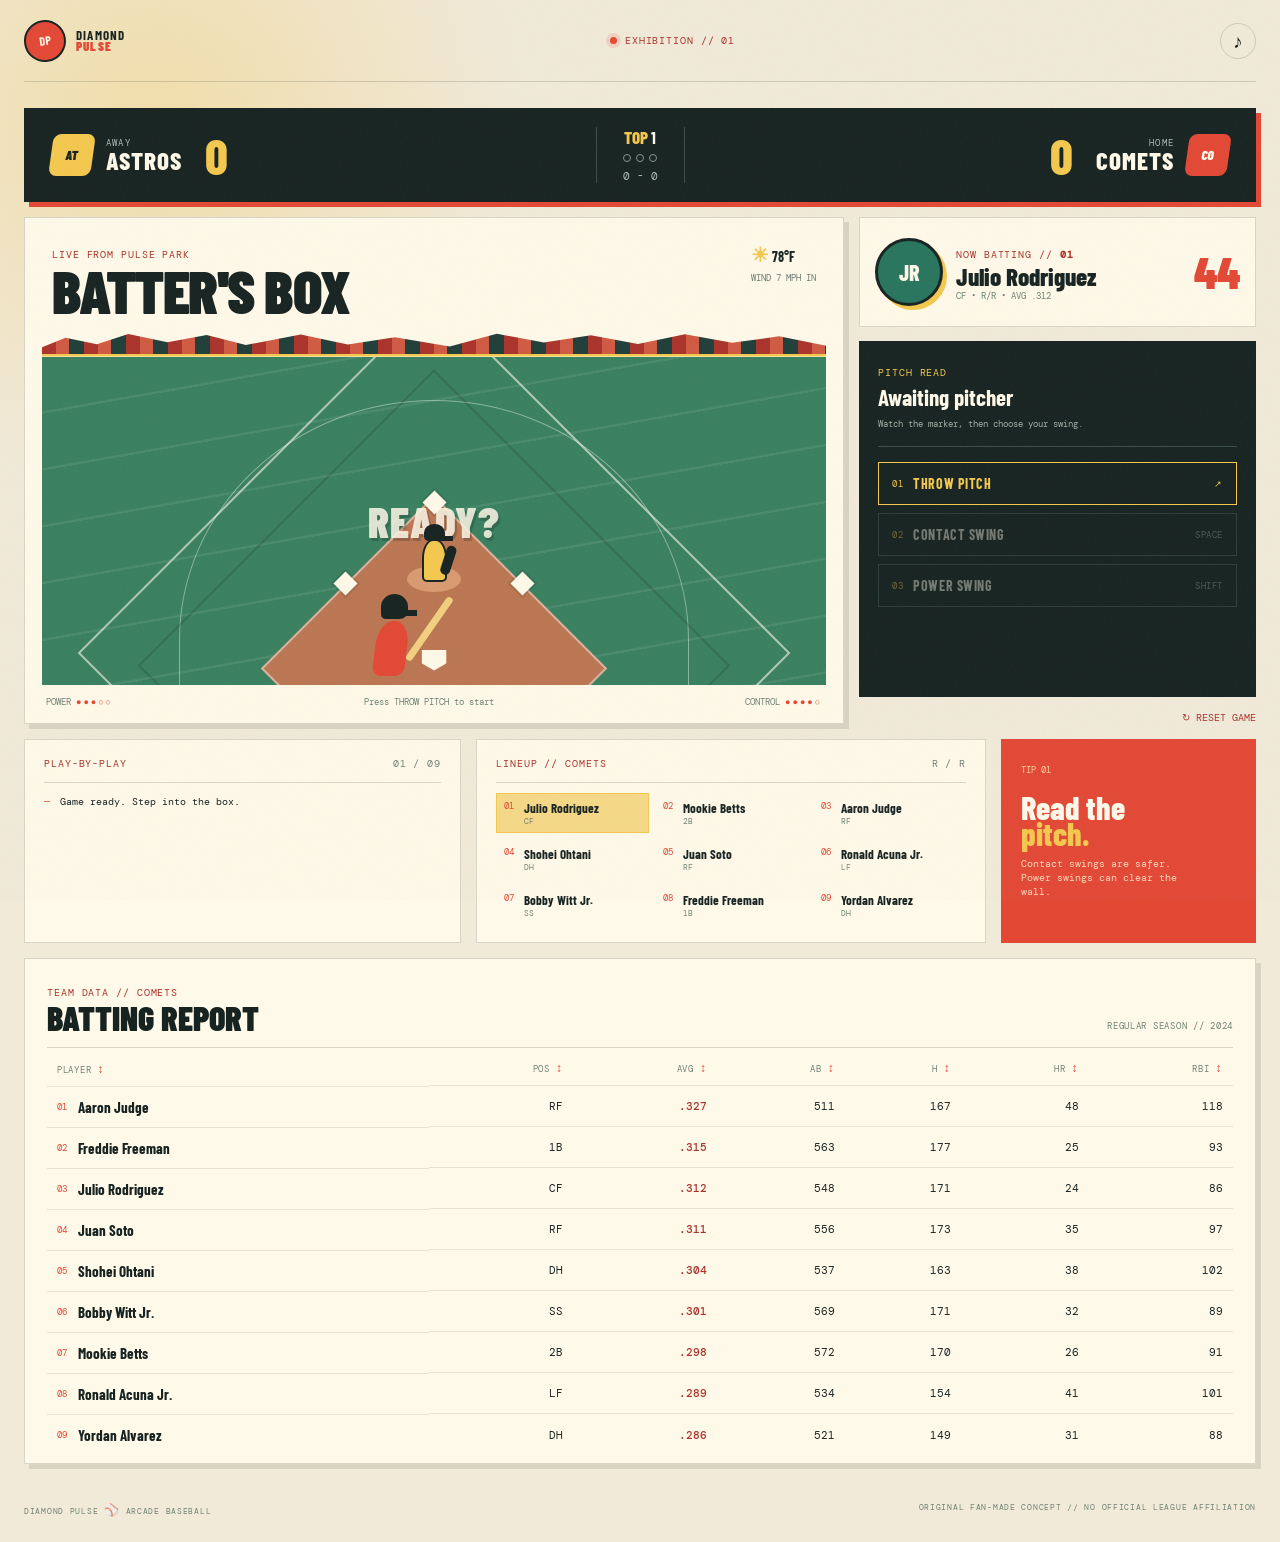
<file: index.html>
<!doctype html>
<html lang="en">

<head>
  <meta charset="utf-8">
  <meta name="viewport" content="width=device-width, initial-scale=1">
  <title>Diamond Pulse | Baseball</title>
  <meta name="description" content="A fast, arcade-style baseball batting game.">
  <link rel="preconnect" href="https://fonts.googleapis.com">
  <link rel="preconnect" href="https://fonts.gstatic.com" crossorigin>
  <link
    href="https://fonts.googleapis.com/css2?family=Barlow+Condensed:wght@500;600;700;800;900&family=DM+Mono:wght@400;500&display=swap"
    rel="stylesheet">
  <link rel="stylesheet" href="styles.css">
</head>

<body>
  <div class="grain" aria-hidden="true"></div>
  <header class="topbar">
    <a class="brand" href="#top"><span class="brand-mark">DP</span><span>DIAMOND<br><b>PULSE</b></span></a>
    <div class="league-chip"><span class="live-dot"></span> EXHIBITION // 01</div>
    <button class="icon-button" id="soundButton" type="button" aria-label="Toggle sound">♪</button>
  </header>

  <main id="top" class="game-shell">
    <section class="scoreboard" aria-label="Game scoreboard">
      <div class="score-team away"><span class="team-badge">AT</span>
        <div><small>AWAY</small><strong>ASTROS</strong></div><b id="awayScore">0</b>
      </div>
      <div class="game-state"><span class="inning-label">TOP <b id="inningNumber">1</b></span><span
          class="outs"><i></i><i></i><i></i></span><span id="countLabel">0 - 0</span></div>
      <div class="score-team home"><b id="homeScore">0</b>
        <div><small>HOME</small><strong>COMETS</strong></div><span class="team-badge red">CO</span>
      </div>
    </section>

    <section class="stadium-panel">
      <div class="stadium-head">
        <div><span class="overline">LIVE FROM PULSE PARK</span>
          <h1>BATTER'S BOX</h1>
        </div>
        <div class="weather"><span>☀</span> 78°F <small>WIND 7 MPH IN</small></div>
      </div>
      <div class="field-wrap">
        <div class="crowd crowd-top" aria-hidden="true"></div>
        <div class="field">
          <div class="outfield-line"></div>
          <div class="infield"></div>
          <div class="pitcher-mound"></div>
          <div class="pitcher" aria-label="Pitcher"><span class="pitcher-cap"></span><span
              class="pitcher-body"></span><span class="pitcher-arm"></span></div>
          <div class="home-plate"></div>
          <div class="base first"><span></span></div>
          <div class="base second"><span></span></div>
          <div class="base third"><span></span></div>
          <div class="batter batter-left"><span class="helmet"></span><span class="body"></span><span
              class="bat"></span></div>
          <div class="runner-layer" id="runnerLayer" aria-hidden="true"></div>
          <div class="pitch-marker" id="pitchMarker"></div>
          <div class="field-callout" id="fieldCallout">READY?</div>
        </div>
        <div class="field-caption"><span>POWER <b>●●●○○</b></span><span id="lastPlay">Press THROW PITCH to
            start</span><span>CONTROL <b>●●●●○</b></span></div>
      </div>
    </section>

    <aside class="control-panel">
      <div class="batter-card">
        <div class="player-avatar" id="playerAvatar">JR</div>
        <div class="batter-copy"><span class="overline">NOW BATTING // <b id="batterOrder">01</b></span>
          <h2 id="batterName">Julio Rodriguez</h2>
          <p id="batterMeta">CF <span>•</span> R/R <span>•</span> AVG .312</p>
        </div>
        <div class="batter-number" id="batterNumber">44</div>
      </div>
      <div class="action-area">
        <div class="pitch-readout"><span class="overline">PITCH READ</span><strong id="pitchRead">Awaiting
            pitcher</strong><small id="pitchHint">Watch the marker, then choose your swing.</small></div>
        <div class="actions"><button class="action-button primary" id="pitchButton" type="button"><span>01</span> THROW
            PITCH <b>↗</b></button><button class="action-button" data-swing="contact" type="button"
            disabled><span>02</span> CONTACT SWING <b>SPACE</b></button><button class="action-button" data-swing="power"
            type="button" disabled><span>03</span> POWER SWING <b>SHIFT</b></button></div>
      </div>
      <button class="reset-button" id="resetButton" type="button">↻ RESET GAME</button>
    </aside>

    <section class="bottom-grid">
      <div class="panel play-log">
        <div class="panel-heading"><span class="overline">PLAY-BY-PLAY</span><span id="playCount">01 / 09</span></div>
        <ol id="playLog">
          <li class="active">Game ready. Step into the box.</li>
        </ol>
      </div>
      <div class="panel roster">
        <div class="panel-heading"><span class="overline">LINEUP // COMETS</span><span>R / R</span></div>
        <div class="roster-list" id="rosterList"></div>
      </div>
      <div class="panel tip-panel"><span class="tip-number">TIP 01</span>
        <h3>Read the<br><em>pitch.</em></h3>
        <p>Contact swings are safer. Power swings can clear the wall.</p>
      </div>
    </section>

    <section class="data-panel" aria-labelledby="stats-heading">
      <div class="data-heading">
        <div><span class="overline">TEAM DATA // COMETS</span>
          <h2 id="stats-heading">BATTING REPORT</h2>
        </div>
        <span class="data-note">REGULAR SEASON // 2024</span>
      </div>
      <div class="table-scroll">
        <table class="stats-table">
          <thead>
            <tr>
              <th><button type="button" data-sort="name">PLAYER <span>↕</span></button></th>
              <th><button type="button" data-sort="position">POS <span>↕</span></button></th>
              <th><button type="button" data-sort="average">AVG <span>↕</span></button></th>
              <th><button type="button" data-sort="atBats">AB <span>↕</span></button></th>
              <th><button type="button" data-sort="hits">H <span>↕</span></button></th>
              <th><button type="button" data-sort="homeRuns">HR <span>↕</span></button></th>
              <th><button type="button" data-sort="rbi">RBI <span>↕</span></button></th>
            </tr>
          </thead>
          <tbody id="statsBody"></tbody>
        </table>
      </div>
    </section>
  </main>
  <footer><span>DIAMOND PULSE <b>⚾</b> ARCADE BASEBALL</span><span>ORIGINAL FAN-MADE CONCEPT // NO OFFICIAL LEAGUE
      AFFILIATION</span></footer>
  <script src="app.js"></script>
</body>

</html>
</file>
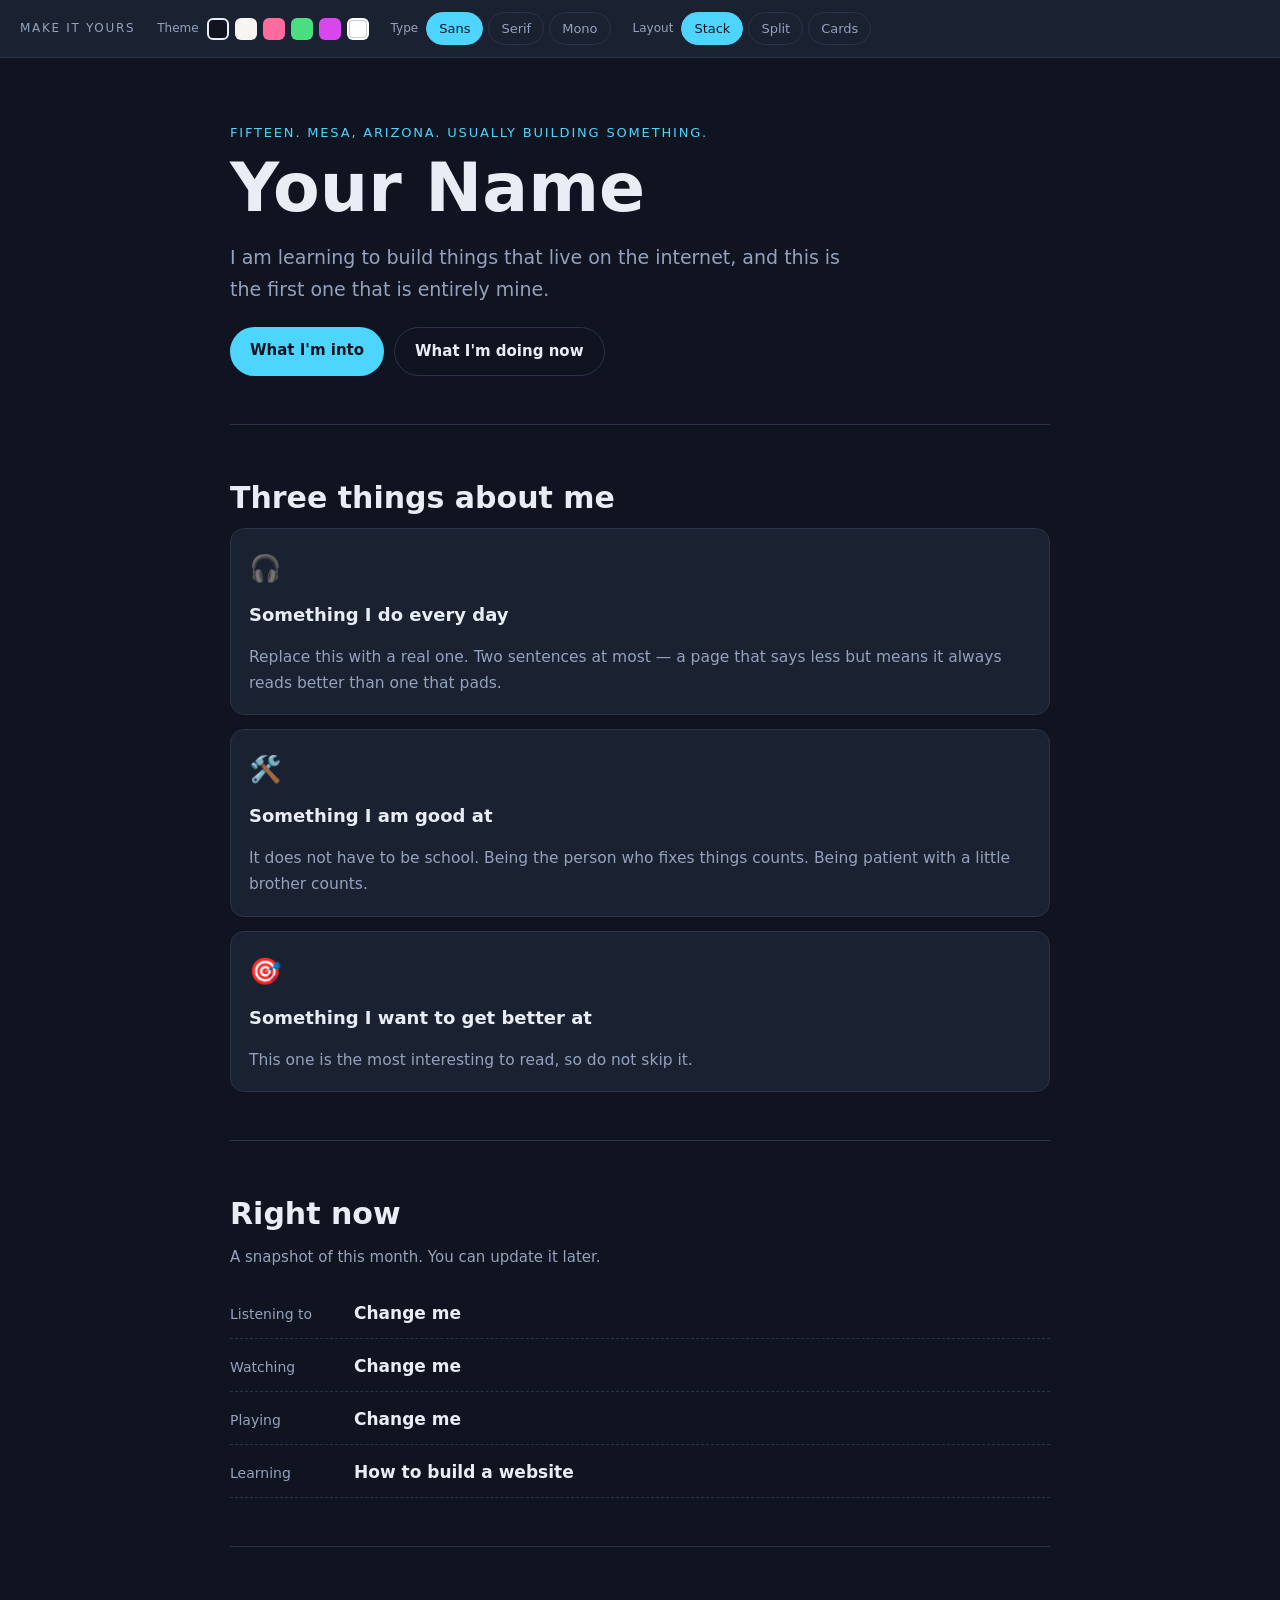
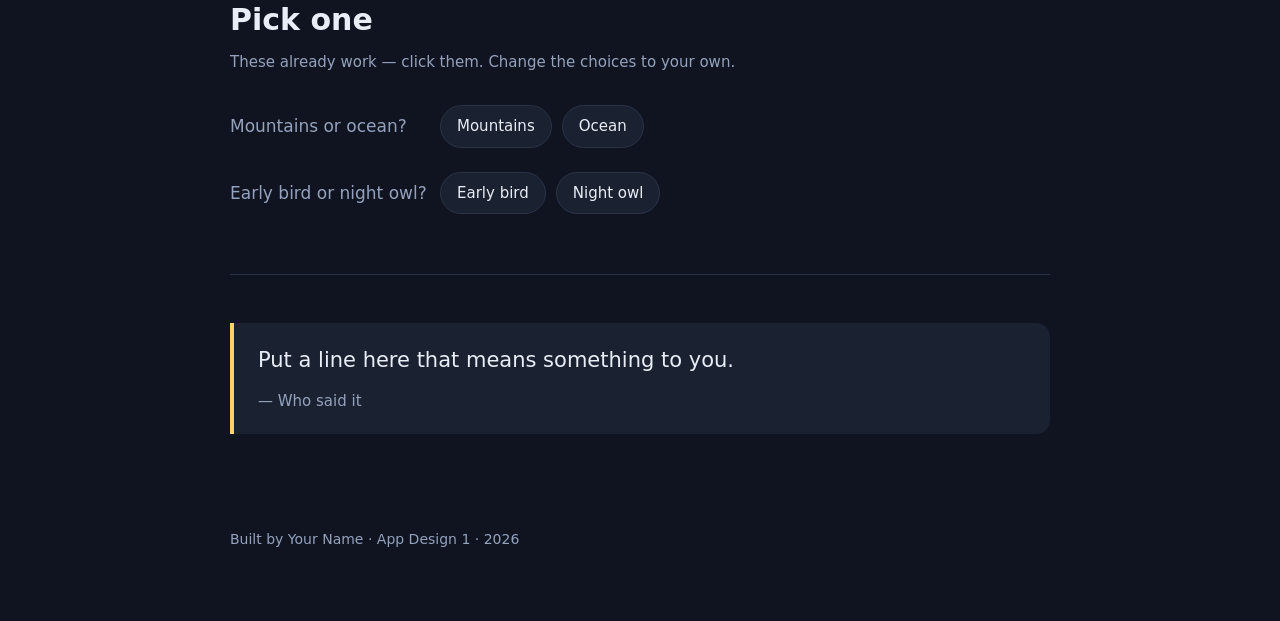
<file: assignments/01-this-is-me/index.html>
<!DOCTYPE html>
<html lang="en" data-theme="midnight" data-font="sans" data-layout="stack">
<head>
  <meta charset="utf-8">
  <meta name="viewport" content="width=device-width, initial-scale=1">

  <!-- TODO 1 — Put your name in the tab.
       This is what shows on the browser tab, not on the page. -->
  <title>This Is Me — Your Name Here</title>

  <link rel="stylesheet" href="styles.css">
</head>
<body>

<!-- ═══════════════════════════════════════════════════════════════════════
     THE CONTROL BAR
     These buttons already work. You do not have to touch them.
     Later in the unit you will learn how they work.
     ═══════════════════════════════════════════════════════════════════ -->
<header class="controls" aria-label="Page controls">
  <span class="controls-label">Make it yours</span>

  <div class="control">
    <span class="control-name">Theme</span>
    <div class="swatches" data-control="theme">
      <button data-value="midnight" class="sw sw-midnight" aria-label="Midnight"></button>
      <button data-value="paper"    class="sw sw-paper"    aria-label="Paper"></button>
      <button data-value="sunset"   class="sw sw-sunset"   aria-label="Sunset"></button>
      <button data-value="forest"   class="sw sw-forest"   aria-label="Forest"></button>
      <button data-value="candy"    class="sw sw-candy"    aria-label="Candy"></button>
      <button data-value="mono"     class="sw sw-mono"     aria-label="Mono"></button>
    </div>
  </div>

  <div class="control">
    <span class="control-name">Type</span>
    <div class="pills" data-control="font">
      <button data-value="sans">Sans</button>
      <button data-value="serif">Serif</button>
      <button data-value="mono">Mono</button>
    </div>
  </div>

  <div class="control">
    <span class="control-name">Layout</span>
    <div class="pills" data-control="layout">
      <button data-value="stack">Stack</button>
      <button data-value="split">Split</button>
      <button data-value="cards">Cards</button>
    </div>
  </div>
</header>

<main>

  <!-- ═════════════════════════════════════════════════════════════════════
       SECTION 1 — THE HERO
       This is the first thing anyone sees. Make it sound like you.
       ═══════════════════════════════════════════════════════════════════ -->
  <section class="hero">
    <!-- TODO 2 — Replace this with something true about you in 3-5 words.
         Not "Welcome to my website". Something only you would write. -->
    <p class="eyebrow">Fifteen. Mesa, Arizona. Usually building something.</p>

    <!-- TODO 3 — Your name. This is the biggest text on the page. -->
    <h1>Your Name</h1>

    <!-- TODO 4 — One sentence. What should someone know about you first? -->
    <p class="lede">
      I am learning to build things that live on the internet, and this is the
      first one that is entirely mine.
    </p>

    <!-- TODO 5 — Change these two buttons to say what YOU want them to say. -->
    <div class="hero-actions">
      <a class="btn btn-solid" href="#things">What I'm into</a>
      <a class="btn btn-ghost" href="#now">What I'm doing now</a>
    </div>
  </section>

  <!-- ═════════════════════════════════════════════════════════════════════
       SECTION 2 — THREE THINGS
       ═══════════════════════════════════════════════════════════════════ -->
  <section id="things">
    <h2>Three things about me</h2>

    <div class="grid">
      <!-- TODO 6 — Replace all three cards. Keep the shape, change the words.
           The emoji is just text — swap it for any character you like. -->
      <article class="card" data-reveal>
        <span class="card-icon">🎧</span>
        <h3>Something I do every day</h3>
        <p>Replace this with a real one. Two sentences at most — a page that
           says less but means it always reads better than one that pads.</p>
      </article>

      <article class="card" data-reveal>
        <span class="card-icon">🛠️</span>
        <h3>Something I am good at</h3>
        <p>It does not have to be school. Being the person who fixes things
           counts. Being patient with a little brother counts.</p>
      </article>

      <article class="card" data-reveal>
        <span class="card-icon">🎯</span>
        <h3>Something I want to get better at</h3>
        <p>This one is the most interesting to read, so do not skip it.</p>
      </article>
    </div>
  </section>

  <!-- ═════════════════════════════════════════════════════════════════════
       SECTION 3 — THE NOW LIST
       ═══════════════════════════════════════════════════════════════════ -->
  <section id="now">
    <h2>Right now</h2>
    <p class="section-note">A snapshot of this month. You can update it later.</p>

    <!-- TODO 7 — Change every line. Add or delete rows: copy a whole
         <li> ... </li> block to add one, delete the block to remove one. -->
    <ul class="nowlist">
      <li><span class="now-k">Listening to</span><span class="now-v">Change me</span></li>
      <li><span class="now-k">Watching</span><span class="now-v">Change me</span></li>
      <li><span class="now-k">Playing</span><span class="now-v">Change me</span></li>
      <li><span class="now-k">Learning</span><span class="now-v">How to build a website</span></li>
    </ul>
  </section>

  <!-- ═════════════════════════════════════════════════════════════════════
       SECTION 4 — THE PICK-ONE
       Click the options. The page remembers your answer.
       ═══════════════════════════════════════════════════════════════════ -->
  <section>
    <h2>Pick one</h2>
    <p class="section-note">These already work — click them. Change the choices to your own.</p>

    <!-- TODO 8 — Write two of your own either/or questions.
         Change the text inside the buttons. -->
    <div class="picker" data-picker="q1">
      <span class="picker-q">Mountains or ocean?</span>
      <button data-pick="Mountains">Mountains</button>
      <button data-pick="Ocean">Ocean</button>
    </div>

    <div class="picker" data-picker="q2">
      <span class="picker-q">Early bird or night owl?</span>
      <button data-pick="Early bird">Early bird</button>
      <button data-pick="Night owl">Night owl</button>
    </div>
  </section>

  <!-- ═════════════════════════════════════════════════════════════════════
       SECTION 5 — THE QUOTE
       ═══════════════════════════════════════════════════════════════════ -->
  <section>
    <!-- TODO 9 — A line you actually like. A lyric, a saying, your own words. -->
    <blockquote>
      <p>Put a line here that means something to you.</p>
      <cite>— Who said it</cite>
    </blockquote>
  </section>

</main>

<footer>
  <!-- TODO 10 — Your name and the year. -->
  <p>Built by Your Name · App Design 1 · 2026</p>
</footer>

<!-- app.js is DONE FOR YOU. Do not edit it yet — we open it in Unit 03. -->
<script src="app.js"></script>
</body>
</html>
</file>
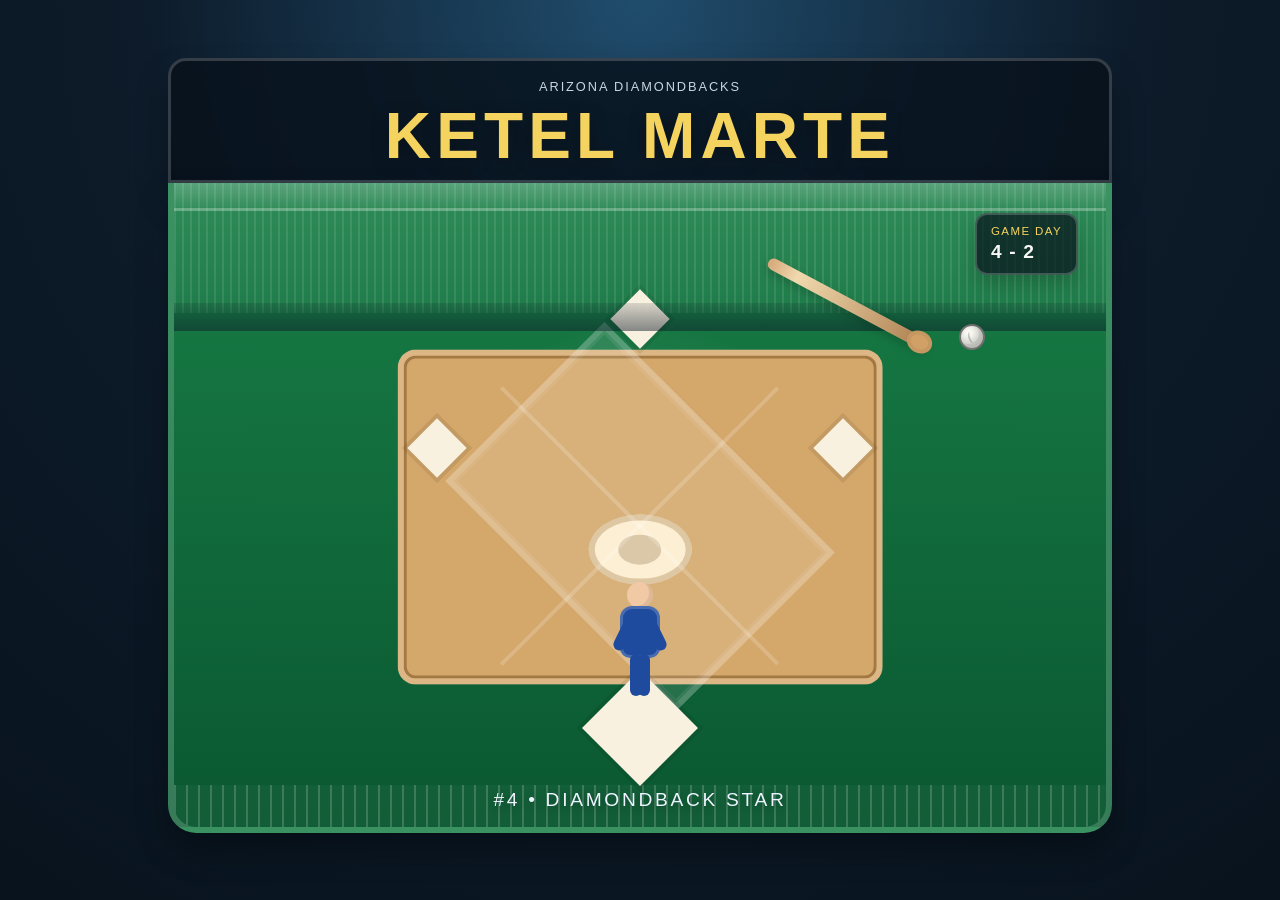
<file: week-08/day-1/index.html>
<!doctype html>
<html lang="en">

<head>
  <meta charset="utf-8">
  <meta name="viewport" content="width=device-width, initial-scale=1">
  <title>Ketel Marte Baseball Field</title>
  <style>
    :root {
      --grass: #0f7a3f;
      --grass-deep: #0b5f35;
      --dirt: #d4a76a;
      --plate: #f9f1df;
      --ink: #102033;
      --navy: #0d1b2a;
      --gold: #f4d35e;
      --white: #f7f7f5;
      --shadow: rgba(0, 0, 0, 0.2);
    }

    * {
      box-sizing: border-box;
    }

    body {
      margin: 0;
      min-height: 100vh;
      display: grid;
      place-items: center;
      font-family: Arial, Helvetica, sans-serif;
      background: radial-gradient(circle at top, #204d6d 0%, #0d1b2a 45%, #08131d 100%);
      color: var(--white);
    }

    .page {
      width: min(92vw, 980px);
      padding: 30px 18px 40px;
    }

    .scoreboard {
      background: rgba(8, 18, 28, 0.82);
      border: 3px solid rgba(255, 255, 255, 0.18);
      border-radius: 18px 18px 0 0;
      box-shadow: 0 18px 32px rgba(0, 0, 0, 0.25);
      padding: 18px 22px 12px;
      text-align: center;
      letter-spacing: 0.12em;
      text-transform: uppercase;
    }

    .scoreboard .tag {
      display: block;
      font-size: 0.8rem;
      color: #dfeaf8;
      opacity: 0.9;
    }

    .scoreboard h1 {
      margin: 10px 0 0;
      font-size: clamp(2.2rem, 5vw, 4rem);
      line-height: 1;
      letter-spacing: 0.08em;
      color: var(--gold);
      text-shadow: 0 4px 18px rgba(0, 0, 0, 0.28);
    }

    .field {
      position: relative;
      height: min(72vw, 650px);
      min-height: 420px;
      max-height: 650px;
      background: linear-gradient(180deg, var(--grass) 0%, var(--grass-deep) 100%);
      border: 6px solid rgba(255, 255, 255, 0.18);
      border-top: none;
      border-radius: 0 0 28px 28px;
      overflow: hidden;
      box-shadow: 0 18px 32px rgba(0, 0, 0, 0.28);
    }

    .field::before {
      content: "";
      position: absolute;
      inset: 0;
      background:
        radial-gradient(circle at center, rgba(255, 255, 255, 0.18) 0, rgba(255, 255, 255, 0) 33%),
        linear-gradient(180deg, rgba(255, 255, 255, 0.04), rgba(0, 0, 0, 0.08));
    }

    .crowd {
      position: absolute;
      inset: 0 0 auto 0;
      height: 130px;
      background:
        repeating-linear-gradient(90deg,
          rgba(255, 255, 255, 0.18) 0 2px,
          rgba(255, 255, 255, 0.04) 2px 8px),
        linear-gradient(180deg, rgba(255, 255, 255, 0.12), rgba(255, 255, 255, 0.02));
      opacity: 0.7;
      z-index: 1;
    }

    .crowd::after {
      content: "";
      position: absolute;
      left: 0;
      right: 0;
      bottom: -18px;
      height: 28px;
      background: linear-gradient(180deg, rgba(13, 27, 42, 0.2), rgba(13, 27, 42, 0.7));
    }

    .stadium-rim {
      position: absolute;
      inset: 0 0 auto 0;
      height: 28px;
      background: linear-gradient(180deg, rgba(255, 255, 255, 0.2), rgba(255, 255, 255, 0.03));
      border-bottom: 3px solid rgba(255, 255, 255, 0.12);
    }

    .score-mini {
      position: absolute;
      top: 30px;
      right: 28px;
      z-index: 7;
      background: rgba(8, 18, 28, 0.72);
      border: 2px solid rgba(255, 255, 255, 0.2);
      border-radius: 12px;
      padding: 10px 14px;
      font-size: 0.72rem;
      letter-spacing: 0.12em;
      text-transform: uppercase;
      color: var(--gold);
      box-shadow: 0 10px 20px rgba(0, 0, 0, 0.18);
    }

    .score-mini strong {
      display: block;
      margin-top: 4px;
      font-size: 1.2rem;
      letter-spacing: 0.06em;
      color: var(--white);
    }

    .infield {
      position: absolute;
      left: 50%;
      top: 52%;
      width: 52%;
      height: 52%;
      transform: translate(-50%, -50%);
      background: var(--dirt);
      border: 6px solid rgba(255, 255, 255, 0.18);
      border-radius: 18px;
      box-shadow: inset 0 0 0 3px rgba(124, 84, 35, 0.55);
    }

    .diamond {
      position: absolute;
      left: 50%;
      top: 52%;
      width: 35%;
      height: 35%;
      transform: translate(-50%, -50%) rotate(45deg);
      border: 6px solid rgba(255, 255, 255, 0.18);
      background: rgba(255, 255, 255, 0.1);
      box-shadow: inset 0 0 0 3px rgba(255, 255, 255, 0.08);
    }

    .mound {
      position: absolute;
      left: 50%;
      top: 57%;
      width: 11%;
      height: 11%;
      transform: translate(-50%, -50%);
      background: rgba(255, 245, 220, 0.92);
      border-radius: 50%;
      box-shadow: inset 0 0 0 6px rgba(145, 95, 40, 0.28);
    }

    .mound::before {
      content: "";
      position: absolute;
      left: 50%;
      top: 50%;
      width: 42%;
      height: 42%;
      transform: translate(-50%, -50%);
      border-radius: 50%;
      background: rgba(118, 83, 41, 0.25);
    }

    .home-plate {
      position: absolute;
      left: 50%;
      bottom: 9%;
      width: 82px;
      height: 82px;
      transform: translateX(-50%) rotate(45deg);
      background: var(--plate);
      box-shadow: 0 0 0 4px rgba(0, 0, 0, 0.08);
    }

    .base {
      position: absolute;
      width: 42px;
      height: 42px;
      background: var(--plate);
      transform: rotate(45deg);
      box-shadow: 0 0 0 4px rgba(0, 0, 0, 0.08);
    }

    .base-one {
      right: 26%;
      top: 38%;
    }

    .base-two {
      left: 50%;
      top: 18%;
      transform: translateX(-50%) rotate(45deg);
    }

    .base-three {
      left: 26%;
      top: 38%;
    }

    .line {
      position: absolute;
      background: rgba(255, 255, 255, 0.18);
      z-index: 2;
    }

    .line-one {
      left: 29%;
      top: 53%;
      width: 42%;
      height: 4px;
      transform: rotate(45deg);
    }

    .line-two {
      right: 29%;
      top: 53%;
      width: 42%;
      height: 4px;
      transform: rotate(-45deg);
    }

    .player {
      position: absolute;
      left: 50%;
      top: 62%;
      width: 56px;
      height: 120px;
      transform: translateX(-50%);
      z-index: 5;
    }

    .player .head {
      position: absolute;
      left: 50%;
      top: 0;
      width: 26px;
      height: 26px;
      transform: translateX(-50%);
      border-radius: 50%;
      background: #f1c9a5;
      box-shadow: inset -4px -2px 0 rgba(0, 0, 0, 0.08);
    }

    .player .body {
      position: absolute;
      left: 50%;
      top: 24px;
      width: 40px;
      height: 52px;
      transform: translateX(-50%);
      border-radius: 12px 12px 10px 10px;
      background: #1f4b9f;
      border: 3px solid rgba(255, 255, 255, 0.18);
    }

    .player .arm,
    .player .leg {
      position: absolute;
      background: #1f4b9f;
      border-radius: 12px;
    }

    .player .arm {
      width: 12px;
      height: 42px;
      top: 28px;
    }

    .player .arm.left {
      left: 8px;
      transform: rotate(26deg);
    }

    .player .arm.right {
      right: 8px;
      transform: rotate(-26deg);
    }

    .player .leg {
      width: 12px;
      height: 42px;
      top: 72px;
    }

    .player .leg.left {
      left: 18px;
    }

    .player .leg.right {
      right: 18px;
    }

    .caption {
      position: absolute;
      left: 50%;
      bottom: 16px;
      transform: translateX(-50%);
      z-index: 6;
      font-size: clamp(0.8rem, 1.8vw, 1.2rem);
      letter-spacing: 0.14em;
      text-transform: uppercase;
      color: #edf4ff;
      text-shadow: 0 2px 10px rgba(0, 0, 0, 0.32);
    }

    .bat {
      position: absolute;
      right: 18%;
      top: 18%;
      width: 180px;
      height: 12px;
      background: linear-gradient(90deg, #d5a778 0%, #f0d9ae 18%, #ab7d4d 100%);
      border-radius: 999px;
      transform: rotate(28deg);
      box-shadow: 0 4px 10px rgba(0, 0, 0, 0.18);
      z-index: 3;
    }

    .bat::before {
      content: "";
      position: absolute;
      right: -4px;
      top: -5px;
      width: 26px;
      height: 22px;
      border-radius: 50%;
      background: #d1a067;
      box-shadow: inset 0 0 0 4px rgba(0, 0, 0, 0.06);
    }

    .baseball {
      position: absolute;
      right: 13%;
      top: 22%;
      width: 26px;
      height: 26px;
      border-radius: 50%;
      background: radial-gradient(circle at 35% 30%, #fffdf9 0%, #f3f3eb 20%, #d7d7d2 48%, #b8b8b2 100%);
      border: 2px solid rgba(88, 88, 88, 0.8);
      box-shadow: inset -4px -4px 0 rgba(0, 0, 0, 0.08);
      z-index: 4;
    }

    .baseball::before {
      content: "";
      position: absolute;
      inset: 5px 7px 5px 7px;
      border-radius: 50%;
      border-left: 2px solid rgba(0, 0, 0, 0.2);
      transform: rotate(-18deg);
    }

    .fence {
      position: absolute;
      left: 0;
      right: 0;
      bottom: 0;
      height: 42px;
      background: repeating-linear-gradient(90deg,
          rgba(255, 255, 255, 0.5) 0 2px,
          rgba(255, 255, 255, 0.08) 2px 12px);
      opacity: 0.4;
      z-index: 2;
    }

    @keyframes floatBall {

      0%,
      100% {
        transform: translateY(0) rotate(0deg);
      }

      50% {
        transform: translateY(-8px) rotate(8deg);
      }
    }

    .baseball {
      animation: floatBall 2.4s ease-in-out infinite;
    }

    @media (max-width: 640px) {
      .page {
        padding-top: 18px;
      }

      .scoreboard {
        padding-top: 12px;
      }

      .field {
        min-height: 360px;
      }

      .base {
        width: 30px;
        height: 30px;
      }

      .home-plate {
        width: 56px;
        height: 56px;
      }

      .player {
        transform: translateX(-50%) scale(0.9);
      }
    }
  </style>
</head>

<body>
  <div class="page">
    <div class="scoreboard">
      <span class="tag">Arizona Diamondbacks</span>
      <h1>Ketel Marte</h1>
    </div>

    <div class="field" aria-label="Baseball field with Ketel Marte">
      <div class="crowd"></div>
      <div class="stadium-rim"></div>
      <div class="score-mini">Game Day<strong>4 - 2</strong></div>
      <div class="bat"></div>
      <div class="baseball"></div>
      <div class="infield"></div>
      <div class="diamond"></div>
      <div class="mound"></div>
      <div class="home-plate"></div>
      <div class="base base-one"></div>
      <div class="base base-two"></div>
      <div class="base base-three"></div>
      <div class="line line-one"></div>
      <div class="line line-two"></div>

      <div class="player" aria-hidden="true">
        <div class="head"></div>
        <div class="body"></div>
        <div class="arm left"></div>
        <div class="arm right"></div>
        <div class="leg left"></div>
        <div class="leg right"></div>
      </div>

      <div class="caption">#4 • Diamondback Star</div>
      <div class="fence"></div>
    </div>
  </div>
</body>

</html>
</file>
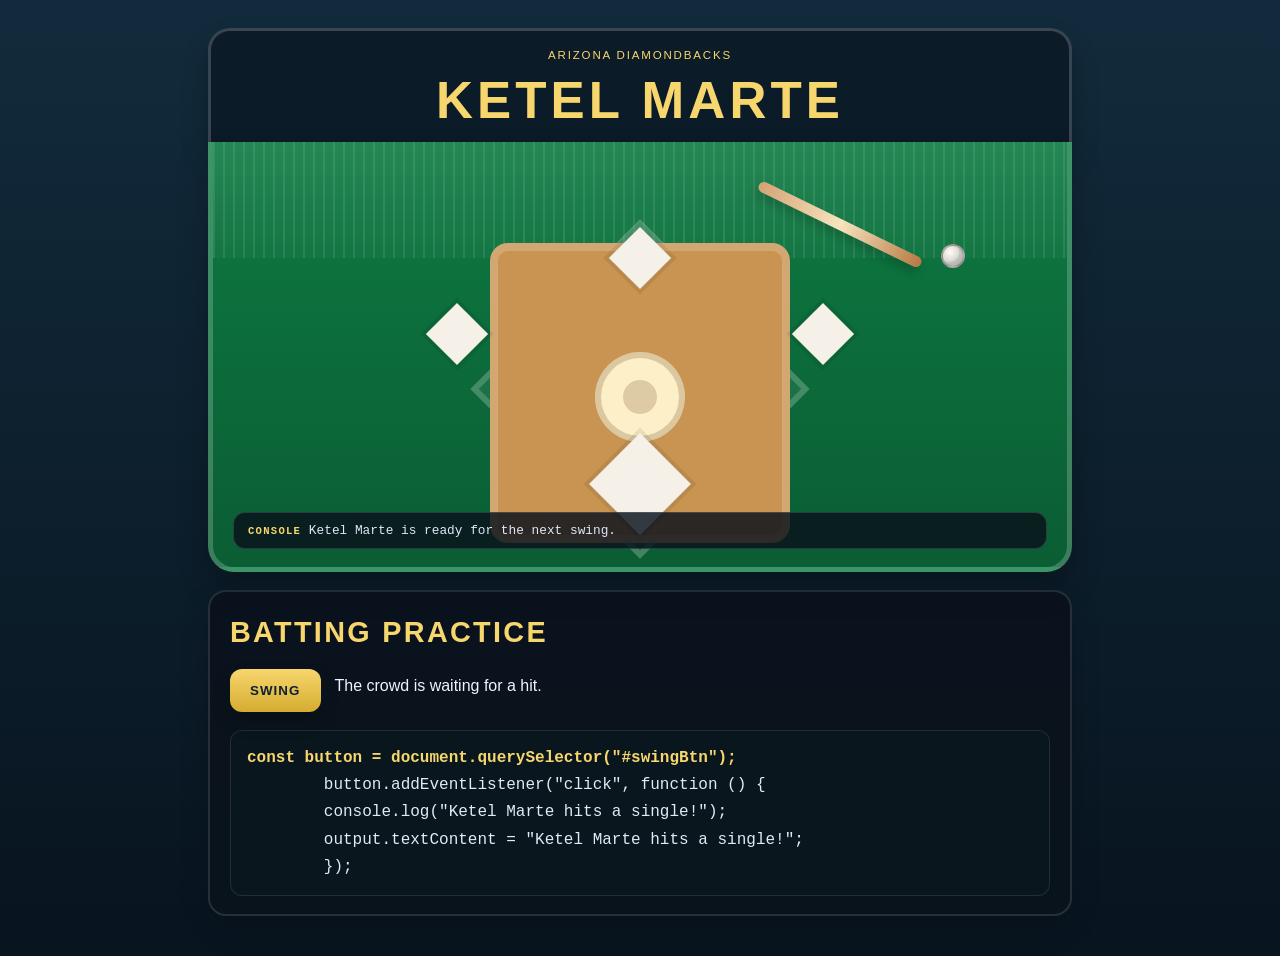
<file: week-08/day-2/index.html>
<!doctype html>
<html lang="en">

<head>
  <meta charset="utf-8">
  <meta name="viewport" content="width=device-width,initial-scale=1">
  <title>Ketel Marte Swing</title>
  <meta name="color-scheme" content="dark">
  <style>
    :root {
      --bg: #08141f;
      --panel: #122334;
      --grass: #0d7a42;
      --grass-deep: #0b5d34;
      --dirt: #c99352;
      --blue: #1f4f9f;
      --gold: #f7d66d;
      --cream: #f5f1e8;
      --text: #eef4ff;
      --shadow: rgba(0, 0, 0, 0.25);
    }

    * {
      box-sizing: border-box;
    }

    body {
      margin: 0;
      min-height: 100vh;
      display: grid;
      place-items: center;
      font-family: Arial, Helvetica, sans-serif;
      background: linear-gradient(180deg, #122b3c, var(--bg));
      color: var(--text);
    }

    .page {
      width: min(90vw, 900px);
      padding: 28px 18px 40px;
    }

    .title {
      text-align: center;
      background: rgba(12, 25, 38, 0.85);
      border: 3px solid rgba(255, 255, 255, 0.18);
      border-bottom: none;
      border-radius: 22px 22px 0 0;
      padding: 18px 20px 12px;
      box-shadow: 0 16px 26px var(--shadow);
    }

    .title .tag {
      display: block;
      letter-spacing: 0.16em;
      text-transform: uppercase;
      font-size: .72rem;
      color: var(--gold);
    }

    .title h1 {
      margin: 10px 0 0;
      font-size: clamp(2rem, 5vw, 3.2rem);
      letter-spacing: 0.08em;
      text-transform: uppercase;
      color: var(--gold);
    }

    .field {
      position: relative;
      height: 430px;
      background: linear-gradient(180deg, var(--grass), var(--grass-deep));
      border: 5px solid rgba(255, 255, 255, 0.2);
      border-top: none;
      border-radius: 0 0 26px 26px;
      overflow: hidden;
      box-shadow: 0 16px 30px var(--shadow);
    }

    .crowd {
      position: absolute;
      inset: 0 0 auto 0;
      height: 116px;
      background: repeating-linear-gradient(90deg, rgba(255, 255, 255, .16) 0 2px, rgba(255, 255, 255, .04) 2px 10px), linear-gradient(180deg, rgba(255, 255, 255, .1), rgba(255, 255, 255, 0));
      opacity: .75;
    }

    .diamond {
      position: absolute;
      left: 50%;
      top: 58%;
      width: 240px;
      height: 240px;
      transform: translate(-50%, -50%) rotate(45deg);
      border: 6px solid rgba(255, 255, 255, .18);
      background: rgba(255, 255, 255, .06);
    }

    .infield {
      position: absolute;
      left: 50%;
      top: 59%;
      width: 300px;
      height: 300px;
      transform: translate(-50%, -50%);
      background: var(--dirt);
      border: 8px solid rgba(255, 255, 255, 0.18);
      border-radius: 18px;
    }

    .mound {
      position: absolute;
      left: 50%;
      top: 60%;
      width: 90px;
      height: 90px;
      transform: translate(-50%, -50%);
      border-radius: 50%;
      background: rgba(255, 243, 206, 0.96);
      box-shadow: inset 0 0 0 6px rgba(125, 88, 48, 0.26);
    }

    .mound::before {
      content: "";
      position: absolute;
      inset: 28px;
      border-radius: 50%;
      background: rgba(127, 89, 46, 0.24);
    }

    .base {
      position: absolute;
      width: 44px;
      height: 44px;
      background: var(--cream);
      transform: rotate(45deg);
      box-shadow: 0 0 0 4px rgba(0, 0, 0, 0.08);
    }

    .base.one {
      right: 26%;
      top: 40%;
    }

    .base.two {
      left: 50%;
      top: 22%;
      transform: translateX(-50%) rotate(45deg);
    }

    .base.three {
      left: 26%;
      top: 40%;
    }

    .home {
      position: absolute;
      left: 50%;
      bottom: 11%;
      width: 72px;
      height: 72px;
      transform: translateX(-50%) rotate(45deg);
      background: var(--cream);
      box-shadow: 0 0 0 4px rgba(0, 0, 0, 0.08);
    }

    .bat {
      position: absolute;
      right: 16%;
      top: 18%;
      width: 180px;
      height: 11px;
      background: linear-gradient(90deg, #d4a274, #f6e4be, #b77944);
      border-radius: 999px;
      transform: rotate(26deg);
      box-shadow: 0 6px 10px rgba(0, 0, 0, .18);
    }

    .ball {
      position: absolute;
      right: 12%;
      top: 24%;
      width: 24px;
      height: 24px;
      border-radius: 50%;
      background: radial-gradient(circle at 35% 30%, #fffdf8 0%, #f3efe7 18%, #d7d7d2 50%, #b1b1aa 100%);
      border: 2px solid rgba(0, 0, 0, 0.25);
      box-shadow: inset -4px -4px 0 rgba(0, 0, 0, 0.08);
    }

    .console {
      position: absolute;
      left: 20px;
      right: 20px;
      bottom: 18px;
      background: rgba(8, 17, 27, 0.82);
      border: 1px solid rgba(255, 255, 255, 0.14);
      border-radius: 12px;
      padding: 10px 14px;
      font-family: ui-monospace, monospace;
      font-size: .8rem;
      color: #dfe8f7;
      z-index: 5;
    }

    .console strong {
      color: var(--gold);
      letter-spacing: .12em;
      text-transform: uppercase;
      font-size: .66rem;
    }

    .panel {
      margin-top: 18px;
      background: rgba(11, 19, 28, 0.9);
      border: 2px solid rgba(255, 255, 255, 0.12);
      border-radius: 18px;
      padding: 24px 20px 18px;
      box-shadow: 0 12px 28px rgba(0, 0, 0, 0.2);
    }

    .panel h2 {
      margin: 0 0 10px;
      font-size: clamp(1.2rem, 2.3vw, 1.8rem);
      color: var(--gold);
      letter-spacing: 0.08em;
      text-transform: uppercase;
    }

    .button-row {
      display: flex;
      flex-wrap: wrap;
      gap: 14px;
      align-items: center;
      margin: 20px 0 12px;
    }

    .swing-btn {
      border: none;
      border-radius: 12px;
      padding: 14px 20px;
      background: linear-gradient(180deg, var(--gold), #d5ac30);
      color: #102033;
      font-weight: 800;
      letter-spacing: .08em;
      text-transform: uppercase;
      cursor: pointer;
      box-shadow: 0 10px 18px rgba(0, 0, 0, .22);
    }

    .swing-btn:hover {
      transform: translateY(-2px);
    }

    .status {
      font-size: 1rem;
      color: var(--text);
      min-height: 28px;
    }

    .code {
      margin-top: 18px;
      background: #09161d;
      border: 1px solid rgba(255, 255, 255, .1);
      border-radius: 12px;
      padding: 14px 16px;
      font-family: ui-monospace, monospace;
      color: #dfeaf8;
      line-height: 1.7;
      white-space: pre-wrap;
    }

    .code strong {
      color: var(--gold);
    }

    @media (max-width: 620px) {
      .field {
        height: 360px;
      }

      .infield {
        width: 220px;
        height: 220px;
      }

      .diamond {
        width: 180px;
        height: 180px;
      }

      .base {
        width: 34px;
        height: 34px;
      }

      .bat {
        width: 120px;
        right: 10%;
      }

      .ball {
        right: 8%;
      }
    }
  </style>
</head>

<body>
  <div class="page">
    <div class="title">
      <span class="tag">Arizona Diamondbacks</span>
      <h1>Ketel Marte</h1>
    </div>

    <div class="field" aria-label="Ketel Marte baseball field">
      <div class="crowd"></div>
      <div class="diamond"></div>
      <div class="infield"></div>
      <div class="mound"></div>
      <div class="base one"></div>
      <div class="base two"></div>
      <div class="base three"></div>
      <div class="home"></div>
      <div class="bat"></div>
      <div class="ball"></div>
      <div class="console"><strong>Console</strong> Ketel Marte is ready for the next swing.</div>
    </div>

    <section class="panel">
      <h2>Batting Practice</h2>
      <div class="button-row">
        <button class="swing-btn" id="swingBtn" type="button">Swing</button>
        <div class="status" id="statusText">The crowd is waiting for a hit.</div>
      </div>

      <div class="code"><strong>const button = document.querySelector("#swingBtn");</strong>
        button.addEventListener("click", function () {
        console.log("Ketel Marte hits a single!");
        output.textContent = "Ketel Marte hits a single!";
        });</div>
    </section>
  </div>

  <script>
    const swingBtn = document.getElementById("swingBtn");
    const statusText = document.getElementById("statusText");

    swingBtn.addEventListener("click", function () {
      const message = "Ketel Marte hits a single!";
      statusText.textContent = message;
      console.log(message);
    });
  </script>
</body>

</html>
</file>
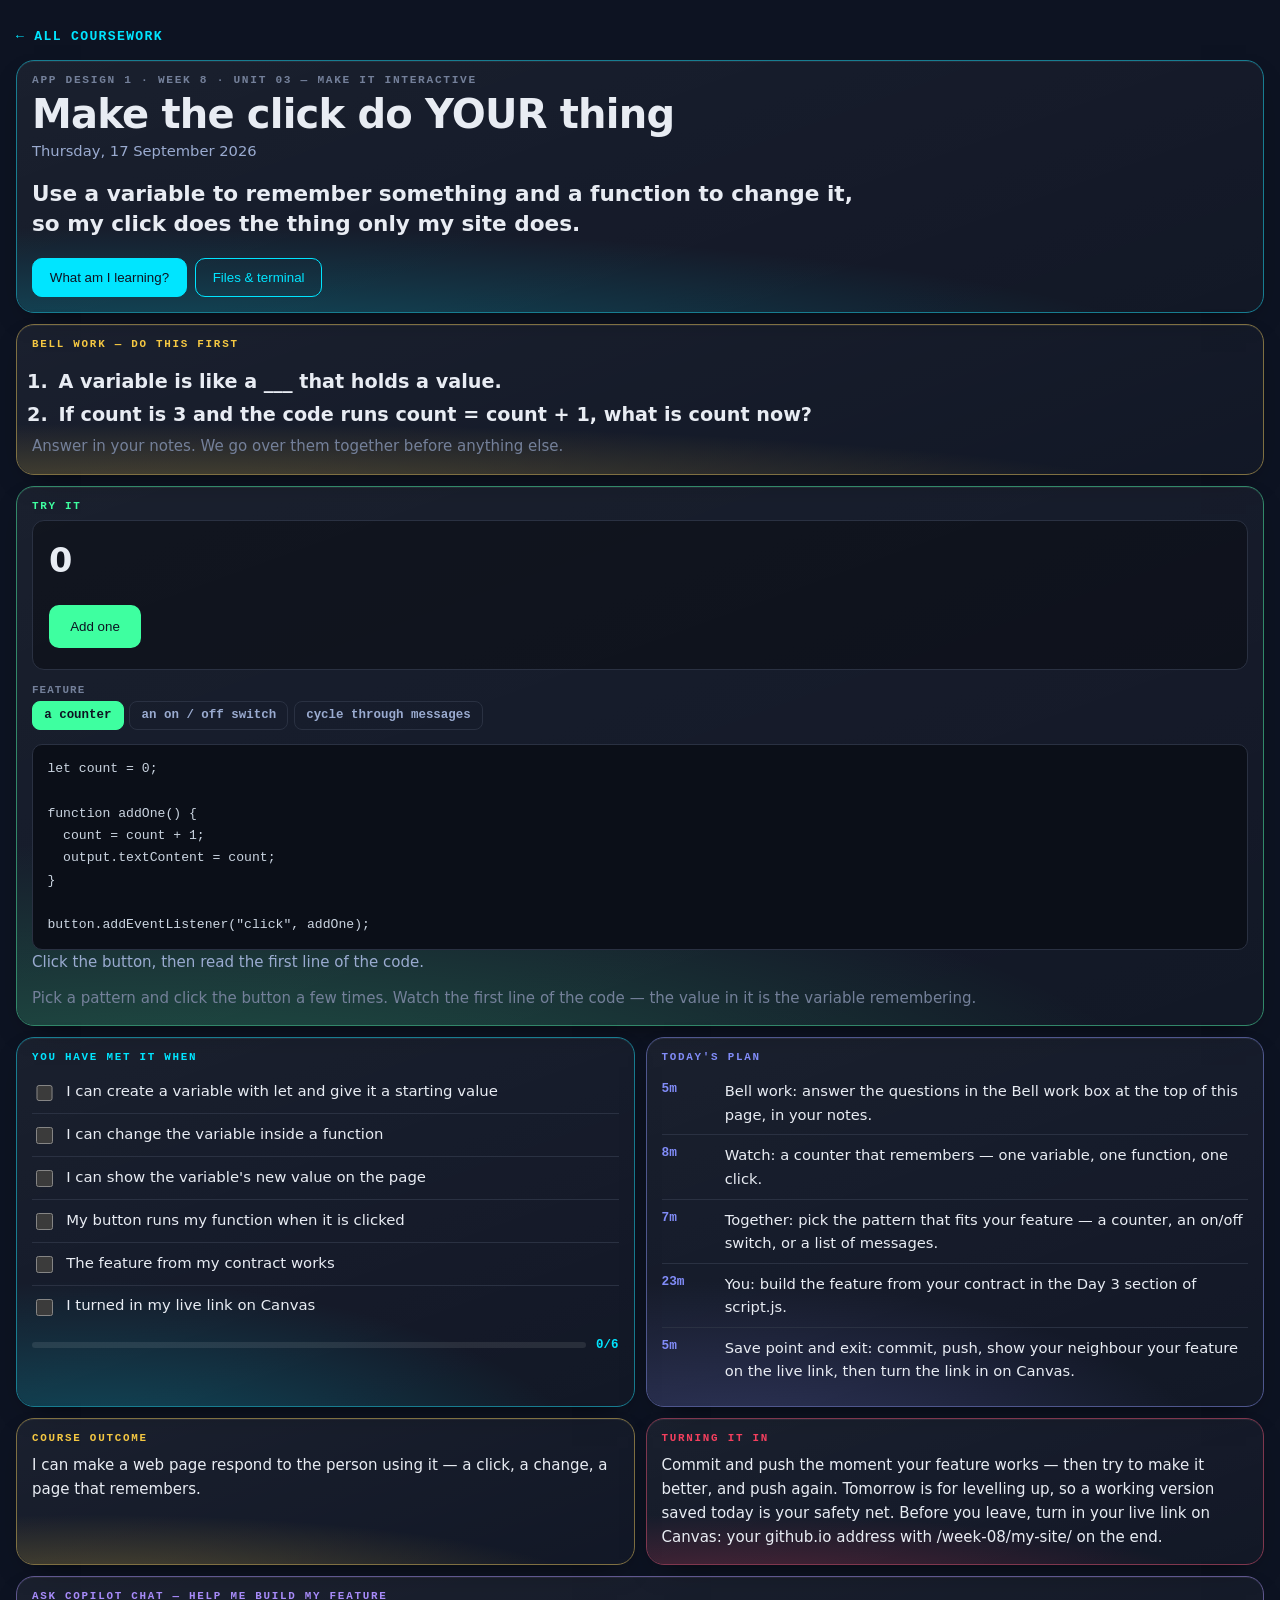
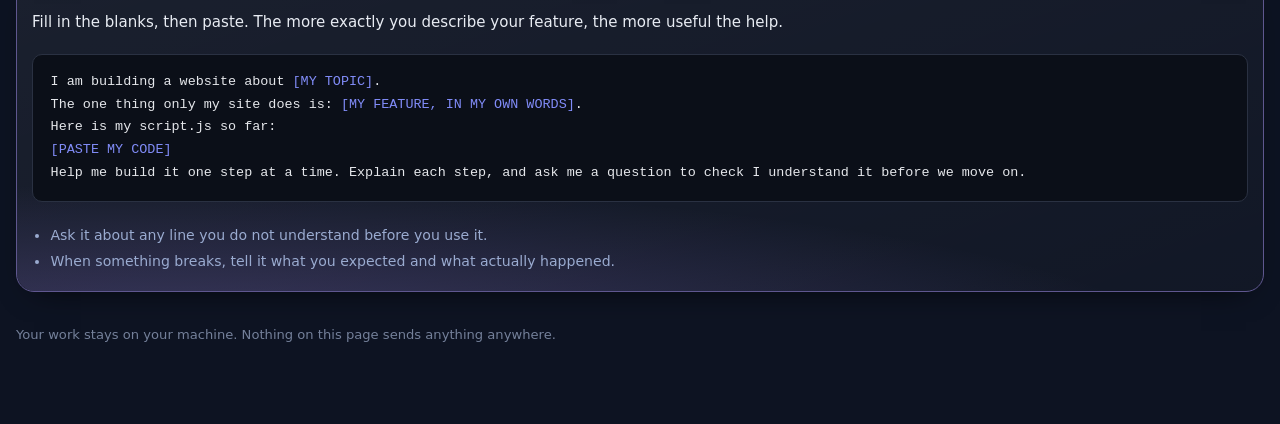
<file: week-08/day-3/index.html>
<!doctype html>
<html lang="en">
<head>
<meta charset="utf-8">
<meta name="viewport" content="width=device-width,initial-scale=1">
<title>Make the click do YOUR thing — App Design 1</title>
<meta name="color-scheme" content="dark">
<style>
:root{--acc:var(--ss-cyan,#00e5ff)}
*{box-sizing:border-box}
body{margin:0;background:var(--ss-void,#0d1322);color:var(--ss-bone,#e8ecf3);
  font:16px/1.6 var(--ss-body,"Inter",system-ui,sans-serif);padding:1.4rem 1rem 5rem}
.wrap{max-width:96rem;margin:0 auto}
a.back{display:inline-block;color:var(--acc);text-decoration:none;font:600 .82rem/1 var(--ss-mono,ui-monospace,monospace);
  letter-spacing:.1em;text-transform:uppercase;margin:0 0 1rem}

/* ── the grid: the dashboard's, verbatim in behaviour ───────────────────── */
.bento{display:grid;gap:11px;grid-template-columns:repeat(4,minmax(0,1fr));align-items:stretch}
.bento > *{grid-column:span 2}
.bento > .w1{grid-column:span 1}
.bento > .w4{grid-column:span 4}
/* Height-matching only helps when the tiles in a row are already close. On a phone
   two tiles share a row and one of them is a five-item plan — stretched, its short
   neighbour grew 729px of empty gradient. Ragged is correct at this size. */
@media (max-width:760px){.bento{grid-template-columns:repeat(6,minmax(0,1fr));gap:7px;align-items:start}
  .bento > *{grid-column:span 3} .bento > .w1{grid-column:span 3} .bento > .w4{grid-column:span 6}}
@media (min-width:1500px){.bento{grid-template-columns:repeat(8,minmax(0,1fr))}
  .bento > *{grid-column:span 2} .bento > .w1{grid-column:span 2} .bento > .w4{grid-column:span 8}
  /* the lab keeps six columns and the criteria ride alongside it, so the widest
     screen gains density rather than gaining empty space */
  .bento > .lab{grid-column:span 6} .bento > .lab + *{grid-column:span 2}
  /* The plan is five rows of prose next to two tiles of three lines each. Stretched
     into one row the short pair inflate into dead space, which looks worse than the
     raggedness it was fixing. So the plan takes a narrow column two rows tall and the
     other two stack beside it — the row fills, nothing is padded out to match. */
  .bento > .t-plan{grid-column:span 3;grid-row:span 2}
  .bento > .t-clo, .bento > .t-turn{grid-column:span 5}}

/* ── the tile ───────────────────────────────────────────────────────────── */
.tl{position:relative;overflow:hidden;border-radius:18px;padding:14px 15px 15px;display:flex;flex-direction:column;
  background:linear-gradient(160deg,rgba(255,255,255,.055),rgba(255,255,255,.02));
  border:1px solid color-mix(in srgb, var(--acc) 42%, var(--ss-border,#2a3142));
  box-shadow:0 1px 0 rgba(255,255,255,.06) inset,0 12px 30px -18px rgba(0,0,0,.9);
  transition:transform .16s var(--ss-ease,cubic-bezier(.2,.7,.3,1)),border-color .16s}
.tl::after{content:"";position:absolute;inset:0;pointer-events:none;border-radius:inherit;
  background:radial-gradient(125% 85% at 12% 122%, var(--acc) 0%, transparent 66%);opacity:.30}
.tl > *{position:relative;z-index:1}
.k{display:block;font:600 .68rem/1 var(--ss-mono,ui-monospace,monospace);letter-spacing:.16em;
  text-transform:uppercase;color:var(--acc);margin:0 0 .55rem}

/* hero */
.hero{--acc:var(--ss-cyan,#00e5ff)}
.hero .eyebrow{font:600 .7rem/1 var(--ss-mono,ui-monospace,monospace);letter-spacing:.15em;
  text-transform:uppercase;color:var(--ss-faint,#74809a)}
.hero h1{font-family:var(--ss-display,"Syne",system-ui,sans-serif);font-size:clamp(1.5rem,3.4vw,2.5rem);
  line-height:1.08;letter-spacing:-.02em;margin:.45rem 0 .2rem}
.hero .when{color:var(--ss-mist,#9aabd0);font-size:.92rem;margin:0 0 1rem}
.hero .slo{font-size:clamp(1.05rem,1.7vw,1.35rem);font-weight:600;line-height:1.42;margin:0;max-width:52rem}
.hero .row{display:flex;flex-wrap:wrap;gap:.5rem;margin-top:1.1rem}

button.b{cursor:pointer;font:600 .84rem/1 inherit;padding:.7rem 1.05rem;border-radius:10px;
  border:1px solid var(--acc);background:transparent;color:var(--acc);transition:background .15s,color .15s}
button.b:hover{background:var(--acc);color:var(--ss-void,#0d1322)}
button.b.solid{background:var(--acc);color:var(--ss-void,#0d1322)}
button.b.solid:hover{filter:brightness(1.12)}
a.b{display:inline-block;text-decoration:none}

/* success criteria */
.sc{list-style:none;margin:0;padding:0}
.sc li{border-bottom:1px solid var(--ss-border,#2a3142)}
.sc li:last-child{border-bottom:0}
.sc label{display:flex;gap:.65rem;align-items:flex-start;padding:.55rem 0;cursor:pointer;font-size:.93rem}
.sc input{margin-top:.28rem;width:1.05rem;height:1.05rem;accent-color:var(--acc);flex:none}
.sc input:checked + span{color:var(--ss-faint,#74809a);text-decoration:line-through}
.prog{display:flex;align-items:center;gap:.6rem;margin-top:.7rem}
.prog .bar{flex:1;height:6px;border-radius:99px;background:rgba(255,255,255,.09);overflow:hidden}
.prog .bar i{display:block;height:100%;width:0;background:var(--acc);transition:width .25s}
.prog b{font:700 .78rem/1 var(--ss-mono,ui-monospace,monospace);color:var(--acc)}

/* plan */
.plan{list-style:none;margin:0;padding:0}
.plan li{display:flex;gap:.75rem;padding:.5rem 0;border-bottom:1px solid var(--ss-border,#2a3142);font-size:.92rem}
.plan li:last-child{border-bottom:0}
.plan .m{flex:none;width:3.2rem;font:700 .8rem/1.55 var(--ss-mono,ui-monospace,monospace);color:var(--acc)}

/* generic tile text */
.tl p{margin:0 0 .7rem;font-size:.94rem}.tl p:last-child{margin:0}
.tl .big{font-size:1.02rem;line-height:1.5}

/* ── the lab ────────────────────────────────────────────────────────────── */
.lab{--acc:var(--ss-green,#3effa0)}
.lab .stage{background:rgba(0,0,0,.32);border:1px solid var(--ss-border,#2a3142);border-radius:12px;
  padding:16px;min-height:0;height:clamp(150px,20vh,190px);display:flex}
.lab .stage .fx{flex:1;display:flex;gap:10px;transition:all .28s var(--ss-ease,cubic-bezier(.2,.7,.3,1))}
.lab .box{background:color-mix(in srgb,var(--acc) 30%,transparent);border:1px solid var(--acc);
  border-radius:9px;padding:.7rem .9rem;font:700 .82rem/1.3 var(--ss-mono,ui-monospace,monospace);
  color:var(--ss-bone,#e8ecf3);display:grid;place-items:center;transition:all .28s}
.lab .box.b2{min-height:64px}.lab .box.b3{min-height:88px}
.ctrls{margin-top:.9rem;display:grid;gap:.7rem}
.ctrl .cn{font:600 .68rem/1 var(--ss-mono,ui-monospace,monospace);letter-spacing:.1em;text-transform:uppercase;
  color:var(--ss-faint,#74809a);margin-bottom:.35rem}
.seg{display:flex;flex-wrap:wrap;gap:.35rem}
.seg button{cursor:pointer;font:600 .78rem/1 var(--ss-mono,ui-monospace,monospace);padding:.45rem .7rem;
  border-radius:8px;border:1px solid var(--ss-border,#2a3142);background:transparent;color:var(--ss-mist,#9aabd0)}
.seg button[aria-pressed=true]{background:var(--acc);border-color:var(--acc);color:var(--ss-void,#0d1322)}
.readout{margin-top:.9rem;background:#0b0f18;border:1px solid var(--ss-border,#2a3142);border-radius:10px;
  padding:.8rem .9rem;font:.82rem/1.7 var(--ss-mono,ui-monospace,monospace);color:#cbd5e1;overflow-x:auto}
.readout .p{color:var(--ss-peri,#818cf8)}.readout .v{color:var(--ss-green,#3effa0)}
.axis{margin-top:.75rem;font-size:.87rem;color:var(--ss-mist,#9aabd0)}
.axis b{color:var(--acc)}
.slid{width:100%;accent-color:var(--acc)}

/* ── modal ──────────────────────────────────────────────────────────────── */
dialog{border:none;padding:0;background:transparent;max-width:min(46rem,94vw);width:100%}
dialog::backdrop{background:rgba(6,9,16,.74)}
.sheet{background:var(--ss-ink,#161d31);border:1px solid var(--ss-border,#2a3142);border-radius:18px;
  padding:1.4rem 1.5rem;color:var(--ss-bone,#e8ecf3);max-height:84vh;overflow:auto}
.sheet h3{font-family:var(--ss-display,"Syne",system-ui,sans-serif);font-size:1.25rem;margin:0 0 .8rem}
.sheet p{font-size:.98rem;margin:0 0 .9rem}
.sheet .x{position:sticky;top:0;float:right;cursor:pointer;background:transparent;border:1px solid var(--ss-border,#2a3142);
  color:var(--ss-mist,#9aabd0);border-radius:8px;font:600 .75rem/1 var(--ss-mono,ui-monospace,monospace);padding:.45rem .6rem}
.sheet img{width:100%;height:auto;border-radius:10px;border:1px solid var(--ss-border,#2a3142)}
pre.code{background:#0b0f18;border:1px solid var(--ss-border,#2a3142);border-radius:10px;padding:1rem 1.1rem;
  overflow-x:auto;font:.84rem/1.7 var(--ss-mono,ui-monospace,monospace);color:#e5e7eb;margin:.5rem 0;position:relative}
pre.code b{color:var(--ss-peri,#818cf8);font-weight:400}
.codewrap{position:relative}
.codewrap .cp{position:absolute;top:.55rem;right:.55rem;cursor:pointer;border:1px solid #3b4252;background:#1c2230;
  color:var(--ss-peri,#818cf8);font:600 .72rem/1 var(--ss-mono,ui-monospace,monospace);letter-spacing:.06em;
  text-transform:uppercase;padding:.42rem .65rem;border-radius:6px}
.codewrap .cp.ok{background:#064e3b;border-color:#10b981;color:#6ee7b7}
.files{list-style:none;margin:.5rem 0 0;padding:0}
.files li{padding:.5rem 0;border-top:1px solid var(--ss-border,#2a3142)}
.files a{color:var(--acc);font:600 .9rem/1.5 var(--ss-mono,ui-monospace,monospace);text-decoration:none}
.files span{display:block;color:var(--ss-faint,#74809a);font-size:.85rem;margin-top:.1rem}
.who{display:flex;gap:.7rem;flex-wrap:wrap;margin:0 0 .8rem}
.who label{flex:1 1 9rem;font:600 .7rem/1 var(--ss-mono,ui-monospace,monospace);letter-spacing:.08em;
  text-transform:uppercase;color:var(--ss-faint,#74809a)}
.who input{display:block;width:100%;margin-top:.35rem;padding:.55rem .65rem;font:inherit;color:var(--ss-bone,#e8ecf3);
  background:rgba(0,0,0,.3);border:1px solid var(--ss-border,#2a3142);border-radius:8px}
.who input:focus{outline:none;border-color:var(--acc)}
.hint{color:var(--ss-faint,#74809a);font-size:.85rem;margin:.6rem 0 0}
footer{max-width:96rem;margin:2rem auto 0;color:var(--ss-faint,#74809a);font-size:.82rem}

/* ── JavaScript labs ────────────────────────────────────────────────────────
   A JavaScript day has no box to push around; what it has is a console that talks back.
   So these labs carry a small console, styled like the real one, and every lab's readout
   is the exact code the student would type into script.js. */
.lab .jsrow{display:flex;flex-wrap:wrap;gap:.6rem;align-items:center;width:100%}
.lab .jsin{flex:1;min-width:10rem;padding:.65rem .8rem;border-radius:9px;border:1px solid var(--ss-border,#2a3142);
  background:rgba(0,0,0,.35);color:var(--ss-bone,#e8ecf3);font:.95rem var(--ss-mono,ui-monospace,monospace)}
.lab .jsin:focus{outline:none;border-color:var(--acc)}
.lab .demo{font:700 .95rem/1 inherit;background:var(--acc);color:#0d1322;border:2px solid var(--acc);
  border-radius:10px;padding:.75rem 1.2rem;cursor:pointer;transition:filter .15s,transform .1s}
.lab .demo:hover{filter:brightness(1.12)}.lab .demo:active{transform:translateY(2px)}
.lab .demo:focus-visible{outline:none;box-shadow:0 0 0 4px rgba(255,255,255,.35)}
.lab .val{font:700 clamp(1.3rem,3vw,2.1rem)/1.15 var(--ss-display,system-ui,sans-serif);color:var(--ss-bone,#e8ecf3)}
.lab .stage.col{flex-direction:column;align-items:flex-start;justify-content:center;gap:.8rem;height:auto;min-height:150px}
.devcon{margin-top:.8rem;background:#050810;border:1px solid var(--ss-border,#2a3142);border-radius:10px;
  min-height:4.6rem;max-height:9rem;overflow:auto;padding:.5rem .75rem;font:.8rem/1.6 var(--ss-mono,ui-monospace,monospace)}
.devcon .hd{color:var(--ss-faint,#74809a);font-size:.64rem;letter-spacing:.14em;text-transform:uppercase;margin-bottom:.25rem}
.devcon .ok{color:#e5e7eb}.devcon .ok::before{content:"› ";color:var(--ss-faint,#74809a)}
.devcon .err{color:#fca5a5;background:rgba(244,63,94,.12);border-radius:5px;padding:0 .35rem}

/* ── Bell work ──────────────────────────────────────────────────────────── */
.bellq{margin:.2rem 0 0;padding-left:1.4rem;font-size:clamp(1rem,1.5vw,1.2rem);font-weight:600;line-height:1.45}
.bellq li{margin:.35rem 0;padding-left:.25rem}

/* ── Ask Copilot Chat ───────────────────────────────────────────────────── */
.t-prompt pre.code{white-space:pre-wrap}
.t-prompt .rules{margin:.7rem 0 0;padding-left:1.15rem;font-size:.88rem;color:var(--ss-mist,#9aabd0)}
.t-prompt .rules li{margin:.2rem 0}
</style>
</head>
<body>
<div class="wrap">
  <a class="back" href="../../">&larr; All coursework</a>
  <div class="bento">
    <section class="tl hero w4">
      <div class="eyebrow">App Design 1 &middot; Week 8 &middot; Unit 03 — Make it interactive</div>
      <h1>Make the click do YOUR thing</h1>
      <p class="when">Thursday, 17 September 2026</p>
      <p class="slo">Use a variable to remember something and a function to change it, so my click does the thing only my site does.</p>
      <div class="row">
        <button class="b solid" data-open="m-read" type="button">What am I learning?</button>
        
        <button class="b" data-open="m-files" type="button">Files &amp; terminal</button>
      </div>
    </section>
    <section class="tl w4 t-bell" style="--acc:var(--ss-gold,#f5c842)">
      <span class="k">Bell work — do this first</span>
      <ol class="bellq"><li>A variable is like a ___ that holds a value.</li><li>If count is 3 and the code runs count = count + 1, what is count now?</li></ol>
      <p class="hint">Answer in your notes. We go over them together before anything else.</p>
    </section>
    <section class="tl lab w4" id="lab" data-lab="state">
      <span class="k">Try it</span>
      <div class="stage col">
        <p class="val" id="sval">0</p>
        <button class="demo" id="sbtn" type="button">Add one</button>
      </div>
      <div class="ctrls"><div class="ctrl"><div class="cn">feature</div><div class="seg" data-prop="feature">
      <button type="button" data-v="counter" aria-pressed="true">a counter</button><button type="button" data-v="toggle" aria-pressed="false">an on / off switch</button><button type="button" data-v="messages" aria-pressed="false">cycle through messages</button>
    </div></div></div>
      <div class="readout" id="ro"></div>
      <p class="axis" id="axis">Click the button, then read the first line of the code.</p>
      <p class="hint">Pick a pattern and click the button a few times. Watch the first line of the code — the value in it is the variable remembering.</p>
    </section>
    <section class="tl">
      <span class="k">You have met it when</span>
      <ul class="sc"><li><label><input type="checkbox" data-sc="0"><span>I can create a variable with let and give it a starting value</span></label></li><li><label><input type="checkbox" data-sc="1"><span>I can change the variable inside a function</span></label></li><li><label><input type="checkbox" data-sc="2"><span>I can show the variable's new value on the page</span></label></li><li><label><input type="checkbox" data-sc="3"><span>My button runs my function when it is clicked</span></label></li><li><label><input type="checkbox" data-sc="4"><span>The feature from my contract works</span></label></li><li><label><input type="checkbox" data-sc="5"><span>I turned in my live link on Canvas</span></label></li></ul>
      <div class="prog"><div class="bar"><i id="scbar"></i></div><b id="scnum">0/6</b></div>
    </section>
    <section class="tl t-plan" style="--acc:var(--ss-peri,#818cf8)">
      <span class="k">Today's plan</span>
      <ul class="plan"><li><span class="m">5m</span><span>Bell work: answer the questions in the Bell work box at the top of this page, in your notes.</span></li><li><span class="m">8m</span><span>Watch: a counter that remembers — one variable, one function, one click.</span></li><li><span class="m">7m</span><span>Together: pick the pattern that fits your feature — a counter, an on/off switch, or a list of messages.</span></li><li><span class="m">23m</span><span>You: build the feature from your contract in the Day 3 section of script.js.</span></li><li><span class="m">5m</span><span>Save point and exit: commit, push, show your neighbour your feature on the live link, then turn the link in on Canvas.</span></li></ul>
    </section>
    <section class="tl t-clo" style="--acc:var(--ss-gold,#f5c842)">
      <span class="k">Course outcome</span><p>I can make a web page respond to the person using it — a click, a change, a page that remembers.</p>
    </section>
    <section class="tl t-turn" style="--acc:var(--ss-rose,#f43f5e)">
      <span class="k">Turning it in</span><p>Commit and push the moment your feature works — then try to make it better, and push again. Tomorrow is for levelling up, so a working version saved today is your safety net. Before you leave, turn in your live link on Canvas: your github.io address with /week-08/my-site/ on the end.</p>
    </section>
    <section class="tl w4 t-prompt" style="--acc:var(--ss-violet,#a78bfa)">
      <span class="k">Ask Copilot Chat — help me build my feature</span>
      <p>Fill in the blanks, then paste. The more exactly you describe your feature, the more useful the help.</p>
      <div class="codewrap"><button class="cp" type="button">Copy</button><pre class="code">I am building a website about <b>[MY TOPIC]</b>.
The one thing only my site does is: <b>[MY FEATURE, IN MY OWN WORDS]</b>.
Here is my script.js so far:
<b>[PASTE MY CODE]</b>
Help me build it one step at a time. Explain each step, and ask me a question to check I understand it before we move on.</pre></div>
      <ul class="rules"><li>Ask it about any line you do not understand before you use it.</li><li>When something breaks, tell it what you expected and what actually happened.</li></ul>
    </section>
  </div>
  <footer>Your work stays on your machine. Nothing on this page sends anything anywhere.</footer>
</div>

  <dialog id="m-read"><div class="sheet"><button class="x" data-close type="button">Close</button>
    <h3>What am I learning?</h3><p>Yesterday your click changed the page, but it changed it the same way every time. Today the page remembers.</p><p>A variable is a named box that holds a value. let count = 0; makes a box called count with 0 in it. A function is a named set of instructions that runs when you call it. Put them together — a click runs a function, the function changes the variable, then shows the new value — and the page is keeping track of something between clicks. That is how a like button knows it is on 12.</p><p>One rule saves most of today's problems: create the variable at the top of script.js, not inside the function. Inside the function it gets rebuilt from scratch on every click, so a counter shows 1 forever.</p><p>Your contract from Tuesday says what your one thing is. Pick the pattern below that fits it, then make it yours.</p></div></dialog>

  

  <dialog id="m-files"><div class="sheet"><button class="x" data-close type="button">Close</button>
    <h3>Files &amp; terminal</h3>
    <p>Everything for this week is already in your week folder.</p>

    <h3 style="margin-top:1.3rem">Get the whole week — once</h3>
    <p>The whole week comes down in one go — all four days and the project you build in. Run this once, on Tuesday, in the terminal at the bottom of your Codespace.</p>
    <div class="codewrap"><button class="cp" type="button">Copy</button><pre class="code"><b># the whole week in one go — do this once</b>
npx degit coltonsharp-dev/ALA2627-ASD-Coursework/week-08 week-08
cd week-08/my-site
python -m http.server 8000</pre></div>
    <p>Wednesday to Friday there is nothing to pull. Your project is already in week-08/my-site — open it, start the preview with the last line, and keep going.</p>
    <p class="hint">Terminal not co-operating? The Week 8 page has a Download button for the same project. Use it and keep going — do not lose a period to a command.</p>
  </div></dialog>
<script>
var NL = String.fromCharCode(10);
var RC = null;

/* modals */
document.querySelectorAll("[data-open]").forEach(function(b){
  b.addEventListener("click", function(){
    var d = document.getElementById(b.getAttribute("data-open"));
    if (d && d.showModal) d.showModal();
  });
});
document.querySelectorAll("[data-close]").forEach(function(b){
  b.addEventListener("click", function(){ b.closest("dialog").close(); });
});
document.querySelectorAll("dialog").forEach(function(d){
  d.addEventListener("click", function(e){ if (e.target === d) d.close(); });
});

/* success criteria progress */
var scBoxes = [].slice.call(document.querySelectorAll("input[data-sc]"));
var scBar = document.getElementById("scbar"), scNum = document.getElementById("scnum");
function scSync(){
  var n = scBoxes.filter(function(b){ return b.checked; }).length;
  if (scBar) scBar.style.width = (scBoxes.length ? (n / scBoxes.length) * 100 : 0) + "%";
  if (scNum) scNum.textContent = n + "/" + scBoxes.length;
}
scBoxes.forEach(function(b){ b.addEventListener("change", scSync); });
scSync();

/* copy buttons */
document.querySelectorAll(".codewrap .cp").forEach(function(b){
  b.addEventListener("click", function(){
    var t = b.parentElement.querySelector("pre").innerText;
    function done(){ b.textContent = "Copied"; b.classList.add("ok");
      setTimeout(function(){ b.textContent = "Copy"; b.classList.remove("ok"); }, 1600); }
    function fb(){ var r = document.createRange(); r.selectNodeContents(b.parentElement.querySelector("pre"));
      var s = getSelection(); s.removeAllRanges(); s.addRange(r); b.textContent = "Press Ctrl+C";
      setTimeout(function(){ b.textContent = "Copy"; }, 2200); }
    if (navigator.clipboard) navigator.clipboard.writeText(t).then(done, fb); else fb();
  });
});

/* ---- labs ---- */
var fx = document.getElementById("fx"), ro = document.getElementById("ro"), axis = document.getElementById("axis");
var state = {};
function segWire(onChange){
  document.querySelectorAll(".seg").forEach(function(seg){
    var prop = seg.getAttribute("data-prop");
    var pressed = seg.querySelector("[aria-pressed=true]");
    state[prop] = pressed ? pressed.getAttribute("data-v") : null;
    seg.querySelectorAll("button").forEach(function(btn){
      btn.addEventListener("click", function(){
        seg.querySelectorAll("button").forEach(function(o){ o.setAttribute("aria-pressed", "false"); });
        btn.setAttribute("aria-pressed", "true");
        state[prop] = btn.getAttribute("data-v");
        onChange();
      });
    });
  });
  onChange();
}
function css(rules){
  return rules.map(function(r){
    return '<span class="p">' + r[0] + '</span>: <span class="v">' + r[1] + '</span>;';
  }).join("<br>");
}

if (fx && document.querySelector('.seg[data-prop="flex-direction"]')) {
  segWire(function(){
    fx.style.flexDirection  = state["flex-direction"];
    fx.style.justifyContent = state["justify-content"];
    fx.style.alignItems     = state["align-items"];
    ro.innerHTML = ".cards {<br>&nbsp;&nbsp;" + css([
      ["display","flex"],["flex-direction",state["flex-direction"]],
      ["justify-content",state["justify-content"]],["align-items",state["align-items"]]
    ]).split("<br>").join("<br>&nbsp;&nbsp;") + "<br>}";
    var col = state["flex-direction"] === "column";
    axis.innerHTML = col
      ? "Direction is <b>column</b>, so the main axis runs <b>down</b>. justify-content is now moving things <b>vertically</b> and align-items is moving them <b>across</b>. They swapped."
      : "Direction is <b>row</b>, so the main axis runs <b>across</b>. justify-content moves things <b>horizontally</b>, align-items moves them <b>vertically</b>.";
  });
}

if (fx && document.querySelector('.seg[data-prop="tool"]')) {
  var b1 = document.getElementById("sb1"), b2 = document.getElementById("sb2"), b3 = document.getElementById("sb3");
  segWire(function(){
    var n = state["size"] + "px", tool = state["tool"];
    fx.style.gap = tool === "gap" ? n : "0px";
    [b1,b2,b3].forEach(function(b){
      b.style.padding = tool === "padding" ? n : "0.7rem 0.9rem";
      b.style.margin  = tool === "margin"  ? n : "0px";
    });
    ro.innerHTML = tool === "gap"
      ? ".cards {<br>&nbsp;&nbsp;" + css([["display","flex"],["gap",n]]).split("<br>").join("<br>&nbsp;&nbsp;") + "<br>}"
      : ".card {<br>&nbsp;&nbsp;" + css([[tool,n]]) + "<br>}";
    axis.innerHTML = tool === "gap"
      ? "<b>gap</b> sits between the boxes and adds nothing to the outside edges. It only works because the parent is a flex container."
      : tool === "padding"
        ? "<b>padding</b> is inside each box, so the boxes grow. The space between them has not changed."
        : "<b>margin</b> is outside each box, so it pushes the neighbours away &mdash; and it also pushes against the container edge, which gap does not.";
  });
}

if (document.getElementById("dbtn")) {
  var ro2 = document.getElementById("ro");
  ro2.innerHTML = ".btn:hover&nbsp;&nbsp;&nbsp;&nbsp;{ " + '<span class="p">filter</span>: <span class="v">brightness(1.15)</span>;' + " }<br>" +
    ".btn:focus-visible { " + '<span class="p">box-shadow</span>: <span class="v">0 0 0 4px</span>;' + " }<br>" +
    ".btn:active&nbsp;&nbsp;&nbsp;{ " + '<span class="p">transform</span>: <span class="v">translateY(2px)</span>;' + " }";
}

/* ---- JavaScript labs ---- */
function escH(t){ return String(t).split("&").join("&amp;").split("<").join("&lt;").split(">").join("&gt;"); }
var cout = document.getElementById("cout");
function logLine(text, bad){
  if (!cout) return;
  var row = document.createElement("div"); row.className = bad ? "err" : "ok"; row.textContent = text;
  cout.appendChild(row); cout.scrollTop = cout.scrollHeight;
}

if (document.querySelector('[data-lab="console"]')) {
  var cin = document.getElementById("cin");
  var cline = function(){
    var msg = cin.value;
    return state["quotes"] === "forgot" ? "console.log(" + msg + ");" : 'console.log("' + msg + '");';
  };
  segWire(function(){ ro.innerHTML = '<span class="p">// script.js</span><br>' + escH(cline()); });
  cin.addEventListener("input", function(){ ro.innerHTML = '<span class="p">// script.js</span><br>' + escH(cline()); });
  document.getElementById("crun").addEventListener("click", function(){
    var msg = cin.value;
    if (state["quotes"] === "forgot") {
      /* the real browser error, not a made-up one: one word is a name nobody defined;
         several words are not even valid code, so the browser stops before running it */
      var parts = msg.trim().split(" ").filter(function(w){ return w.length; });
      if (parts.length > 1) {
        logLine("Uncaught SyntaxError: missing ) after argument list", true);
        axis.innerHTML = "Red. Without quotes, JavaScript reads <b>" + escH(parts[0]) + " " + escH(parts[1]) + "</b> as code, and that is not valid code &mdash; so nothing in the file runs. Quotes mean <b>this is text</b>.";
      } else {
        var word = parts[0] || "message";
        logLine("Uncaught ReferenceError: " + word + " is not defined", true);
        axis.innerHTML = "Red. Without quotes JavaScript thinks <b>" + escH(word) + "</b> is the name of something, and nothing has that name. Quotes mean <b>this is text</b>.";
      }
    } else {
      logLine(msg, false);
      axis.innerHTML = "It printed. That is JavaScript talking back to you &mdash; every day this week starts here.";
    }
  });
}

if (document.querySelector('[data-lab="click"]')) {
  var kb = document.getElementById("cbtn"), kt = document.getElementById("ctext");
  var kcol = ["#3effa0", "#f5c842", "#818cf8", "#f43f5e"], kci = 0, kev = null;
  var kdo = function(){
    var d = state["does"];
    if (d === "log") logLine("The button was used (" + state["event"] + ")", false);
    if (d === "text") kt.textContent = "You did it. The page changed.";
    if (d === "colour") { kci = (kci + 1) % kcol.length; kb.style.background = kcol[kci]; kb.style.borderColor = kcol[kci]; }
  };
  segWire(function(){
    if (kev) kb.removeEventListener(kev, kdo);
    kev = state["event"]; kb.addEventListener(kev, kdo);
    kt.textContent = "Nothing has happened yet."; kb.style.background = ""; kb.style.borderColor = "";
    var inner = state["does"] === "log" ? 'console.log("The button was used");'
      : state["does"] === "text" ? 'output.textContent = "You did it. The page changed.";'
      : 'button.style.background = "gold";';
    var lines = ['const button = document.querySelector("#action");'];
    if (state["does"] === "text") lines.push('const output = document.querySelector("#output");');
    lines.push("");
    lines.push('button.addEventListener("' + kev + '", function () {');
    ro.innerHTML = lines.map(escH).join("<br>") + "<br>&nbsp;&nbsp;" + escH(inner) + "<br>" + escH("});");
    axis.innerHTML = kev === "click" ? "<b>click</b> runs the function once the button is pressed and let go."
      : kev === "dblclick" ? "<b>dblclick</b> needs two quick clicks. Try one click &mdash; nothing happens now."
      : "<b>mouseenter</b> runs the moment the pointer arrives. No click at all.";
  });
}

if (document.querySelector('[data-lab="state"]')) {
  var sb = document.getElementById("sbtn"), sv = document.getElementById("sval");
  var count = 0, isOn = false, spot = 0, msgs = ["Go team!", "Practice starts at 3", "Big game Friday"];
  var sdraw = function(){
    var f = state["feature"], code = [];
    if (f === "counter") { sv.textContent = String(count); sb.textContent = "Add one";
      code = ["let count = " + count + ";", "", "function addOne() {", "  count = count + 1;", "  output.textContent = count;", "}", "", 'button.addEventListener("click", addOne);']; }
    if (f === "toggle") { sv.textContent = isOn ? "ON" : "OFF"; sb.textContent = "Switch";
      code = ["let isOn = " + isOn + ";", "", "function flip() {", "  isOn = !isOn;", '  output.textContent = isOn ? "ON" : "OFF";', "}", "", 'button.addEventListener("click", flip);']; }
    if (f === "messages") { sv.textContent = msgs[spot]; sb.textContent = "Next";
      code = ['let messages = ["Go team!", "Practice starts at 3", "Big game Friday"];', "let spot = " + spot + ";", "", "function next() {", "  spot = (spot + 1) % messages.length;", "  output.textContent = messages[spot];", "}", "", 'button.addEventListener("click", next);']; }
    ro.innerHTML = code.map(function(l){ return escH(l).split("  ").join("&nbsp;&nbsp;"); }).join("<br>");
  };
  sb.addEventListener("click", function(){
    var f = state["feature"];
    if (f === "counter") count = count + 1;
    if (f === "toggle") isOn = !isOn;
    if (f === "messages") spot = (spot + 1) % msgs.length;
    sdraw();
    axis.innerHTML = "Look at the first line: the value changed. <b>That is a variable</b> &mdash; the page remembering something between clicks.";
  });
  segWire(sdraw);
}

/* receipt */
var rcGo = document.getElementById("rc-go");
if (rcGo) rcGo.addEventListener("click", function(){
  var name = (document.getElementById("rc-name").value || "").trim();
  var period = (document.getElementById("rc-period").value || "").trim();
  var msg = document.getElementById("rc-msg");
  if (!name) { msg.textContent = "Put your name in first — the receipt is no use without it."; return; }
  var boxes = [].slice.call(document.querySelectorAll("input[data-rc]"));
  var items = boxes.map(function(b){
    return { done: b.checked, text: b.parentElement.querySelector("span").textContent.trim() };
  });
  var doneN = items.filter(function(i){ return i.done; }).length;
  var L = [];
  L.push("RECEIPT — " + RC.course);
  L.push(RC.title);
  L.push("Week " + RC.week + " · Day " + RC.day + " · " + RC.date);
  L.push("");
  L.push("Name:      " + name);
  L.push("Period:    " + (period || "not given"));
  L.push("Finished:  " + new Date().toLocaleString());
  L.push("Completed: " + doneN + " of " + items.length);
  L.push("");
  L.push("WHAT I DID");
  items.forEach(function(i, n){ L.push("  [" + (i.done ? "x" : " ") + "] " + (n + 1) + ". " + i.text); });
  L.push("");
  var basis = name + "|" + period + "|" + RC.day + "|" + items.map(function(i){ return i.done ? 1 : 0; }).join("");
  var h = 0; for (var k = 0; k < basis.length; k++) { h = ((h << 5) - h + basis.charCodeAt(k)) | 0; }
  L.push("check: " + (h >>> 0).toString(36).toUpperCase());
  L.push("(If this line is edited it will not match the answers above.)");
  var a = document.createElement("a");
  a.href = URL.createObjectURL(new Blob([L.join(NL)], { type: "text/plain" }));
  a.download = RC.file + "-" + name.toLowerCase().replace(/[^a-z0-9]+/g, "-").replace(/^-|-$/g, "") + ".txt";
  document.body.appendChild(a); a.click(); a.remove();
  msg.textContent = "Downloaded. Upload that file to the assignment.";
});
</script>
</body>
</html>
</file>
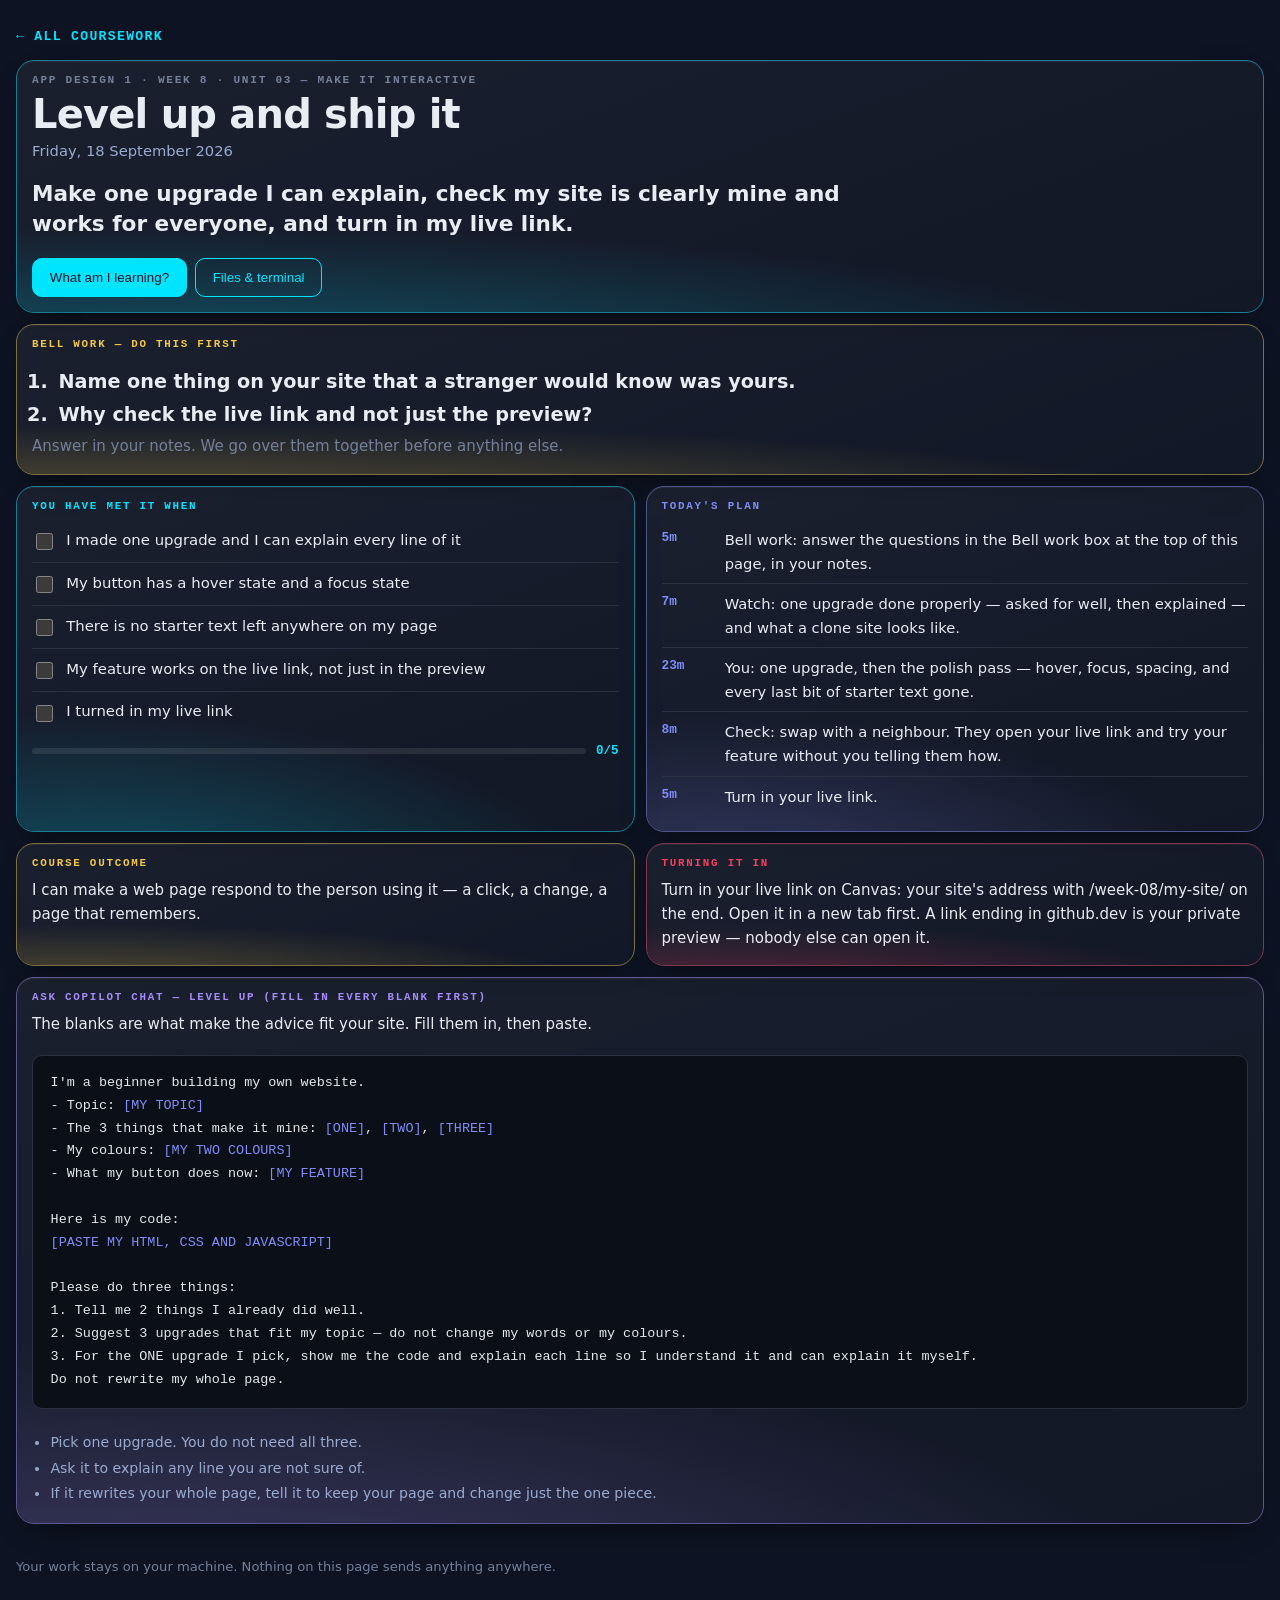
<file: week-08/day-4/index.html>
<!doctype html>
<html lang="en">
<head>
<meta charset="utf-8">
<meta name="viewport" content="width=device-width,initial-scale=1">
<title>Level up and ship it — App Design 1</title>
<meta name="color-scheme" content="dark">
<style>
:root{--acc:var(--ss-cyan,#00e5ff)}
*{box-sizing:border-box}
body{margin:0;background:var(--ss-void,#0d1322);color:var(--ss-bone,#e8ecf3);
  font:16px/1.6 var(--ss-body,"Inter",system-ui,sans-serif);padding:1.4rem 1rem 5rem}
.wrap{max-width:96rem;margin:0 auto}
a.back{display:inline-block;color:var(--acc);text-decoration:none;font:600 .82rem/1 var(--ss-mono,ui-monospace,monospace);
  letter-spacing:.1em;text-transform:uppercase;margin:0 0 1rem}

/* ── the grid: the dashboard's, verbatim in behaviour ───────────────────── */
.bento{display:grid;gap:11px;grid-template-columns:repeat(4,minmax(0,1fr));align-items:stretch}
.bento > *{grid-column:span 2}
.bento > .w1{grid-column:span 1}
.bento > .w4{grid-column:span 4}
/* Height-matching only helps when the tiles in a row are already close. On a phone
   two tiles share a row and one of them is a five-item plan — stretched, its short
   neighbour grew 729px of empty gradient. Ragged is correct at this size. */
@media (max-width:760px){.bento{grid-template-columns:repeat(6,minmax(0,1fr));gap:7px;align-items:start}
  .bento > *{grid-column:span 3} .bento > .w1{grid-column:span 3} .bento > .w4{grid-column:span 6}}
@media (min-width:1500px){.bento{grid-template-columns:repeat(8,minmax(0,1fr))}
  .bento > *{grid-column:span 2} .bento > .w1{grid-column:span 2} .bento > .w4{grid-column:span 8}
  /* the lab keeps six columns and the criteria ride alongside it, so the widest
     screen gains density rather than gaining empty space */
  .bento > .lab{grid-column:span 6} .bento > .lab + *{grid-column:span 2}
  /* The plan is five rows of prose next to two tiles of three lines each. Stretched
     into one row the short pair inflate into dead space, which looks worse than the
     raggedness it was fixing. So the plan takes a narrow column two rows tall and the
     other two stack beside it — the row fills, nothing is padded out to match. */
  .bento > .t-plan{grid-column:span 3;grid-row:span 2}
  .bento > .t-clo, .bento > .t-turn{grid-column:span 5}}

/* ── the tile ───────────────────────────────────────────────────────────── */
.tl{position:relative;overflow:hidden;border-radius:18px;padding:14px 15px 15px;display:flex;flex-direction:column;
  background:linear-gradient(160deg,rgba(255,255,255,.055),rgba(255,255,255,.02));
  border:1px solid color-mix(in srgb, var(--acc) 42%, var(--ss-border,#2a3142));
  box-shadow:0 1px 0 rgba(255,255,255,.06) inset,0 12px 30px -18px rgba(0,0,0,.9);
  transition:transform .16s var(--ss-ease,cubic-bezier(.2,.7,.3,1)),border-color .16s}
.tl::after{content:"";position:absolute;inset:0;pointer-events:none;border-radius:inherit;
  background:radial-gradient(125% 85% at 12% 122%, var(--acc) 0%, transparent 66%);opacity:.30}
.tl > *{position:relative;z-index:1}
.k{display:block;font:600 .68rem/1 var(--ss-mono,ui-monospace,monospace);letter-spacing:.16em;
  text-transform:uppercase;color:var(--acc);margin:0 0 .55rem}

/* hero */
.hero{--acc:var(--ss-cyan,#00e5ff)}
.hero .eyebrow{font:600 .7rem/1 var(--ss-mono,ui-monospace,monospace);letter-spacing:.15em;
  text-transform:uppercase;color:var(--ss-faint,#74809a)}
.hero h1{font-family:var(--ss-display,"Syne",system-ui,sans-serif);font-size:clamp(1.5rem,3.4vw,2.5rem);
  line-height:1.08;letter-spacing:-.02em;margin:.45rem 0 .2rem}
.hero .when{color:var(--ss-mist,#9aabd0);font-size:.92rem;margin:0 0 1rem}
.hero .slo{font-size:clamp(1.05rem,1.7vw,1.35rem);font-weight:600;line-height:1.42;margin:0;max-width:52rem}
.hero .row{display:flex;flex-wrap:wrap;gap:.5rem;margin-top:1.1rem}

button.b{cursor:pointer;font:600 .84rem/1 inherit;padding:.7rem 1.05rem;border-radius:10px;
  border:1px solid var(--acc);background:transparent;color:var(--acc);transition:background .15s,color .15s}
button.b:hover{background:var(--acc);color:var(--ss-void,#0d1322)}
button.b.solid{background:var(--acc);color:var(--ss-void,#0d1322)}
button.b.solid:hover{filter:brightness(1.12)}
a.b{display:inline-block;text-decoration:none}

/* success criteria */
.sc{list-style:none;margin:0;padding:0}
.sc li{border-bottom:1px solid var(--ss-border,#2a3142)}
.sc li:last-child{border-bottom:0}
.sc label{display:flex;gap:.65rem;align-items:flex-start;padding:.55rem 0;cursor:pointer;font-size:.93rem}
.sc input{margin-top:.28rem;width:1.05rem;height:1.05rem;accent-color:var(--acc);flex:none}
.sc input:checked + span{color:var(--ss-faint,#74809a);text-decoration:line-through}
.prog{display:flex;align-items:center;gap:.6rem;margin-top:.7rem}
.prog .bar{flex:1;height:6px;border-radius:99px;background:rgba(255,255,255,.09);overflow:hidden}
.prog .bar i{display:block;height:100%;width:0;background:var(--acc);transition:width .25s}
.prog b{font:700 .78rem/1 var(--ss-mono,ui-monospace,monospace);color:var(--acc)}

/* plan */
.plan{list-style:none;margin:0;padding:0}
.plan li{display:flex;gap:.75rem;padding:.5rem 0;border-bottom:1px solid var(--ss-border,#2a3142);font-size:.92rem}
.plan li:last-child{border-bottom:0}
.plan .m{flex:none;width:3.2rem;font:700 .8rem/1.55 var(--ss-mono,ui-monospace,monospace);color:var(--acc)}

/* generic tile text */
.tl p{margin:0 0 .7rem;font-size:.94rem}.tl p:last-child{margin:0}
.tl .big{font-size:1.02rem;line-height:1.5}

/* ── the lab ────────────────────────────────────────────────────────────── */
.lab{--acc:var(--ss-green,#3effa0)}
.lab .stage{background:rgba(0,0,0,.32);border:1px solid var(--ss-border,#2a3142);border-radius:12px;
  padding:16px;min-height:0;height:clamp(150px,20vh,190px);display:flex}
.lab .stage .fx{flex:1;display:flex;gap:10px;transition:all .28s var(--ss-ease,cubic-bezier(.2,.7,.3,1))}
.lab .box{background:color-mix(in srgb,var(--acc) 30%,transparent);border:1px solid var(--acc);
  border-radius:9px;padding:.7rem .9rem;font:700 .82rem/1.3 var(--ss-mono,ui-monospace,monospace);
  color:var(--ss-bone,#e8ecf3);display:grid;place-items:center;transition:all .28s}
.lab .box.b2{min-height:64px}.lab .box.b3{min-height:88px}
.ctrls{margin-top:.9rem;display:grid;gap:.7rem}
.ctrl .cn{font:600 .68rem/1 var(--ss-mono,ui-monospace,monospace);letter-spacing:.1em;text-transform:uppercase;
  color:var(--ss-faint,#74809a);margin-bottom:.35rem}
.seg{display:flex;flex-wrap:wrap;gap:.35rem}
.seg button{cursor:pointer;font:600 .78rem/1 var(--ss-mono,ui-monospace,monospace);padding:.45rem .7rem;
  border-radius:8px;border:1px solid var(--ss-border,#2a3142);background:transparent;color:var(--ss-mist,#9aabd0)}
.seg button[aria-pressed=true]{background:var(--acc);border-color:var(--acc);color:var(--ss-void,#0d1322)}
.readout{margin-top:.9rem;background:#0b0f18;border:1px solid var(--ss-border,#2a3142);border-radius:10px;
  padding:.8rem .9rem;font:.82rem/1.7 var(--ss-mono,ui-monospace,monospace);color:#cbd5e1;overflow-x:auto}
.readout .p{color:var(--ss-peri,#818cf8)}.readout .v{color:var(--ss-green,#3effa0)}
.axis{margin-top:.75rem;font-size:.87rem;color:var(--ss-mist,#9aabd0)}
.axis b{color:var(--acc)}
.slid{width:100%;accent-color:var(--acc)}

/* ── modal ──────────────────────────────────────────────────────────────── */
dialog{border:none;padding:0;background:transparent;max-width:min(46rem,94vw);width:100%}
dialog::backdrop{background:rgba(6,9,16,.74)}
.sheet{background:var(--ss-ink,#161d31);border:1px solid var(--ss-border,#2a3142);border-radius:18px;
  padding:1.4rem 1.5rem;color:var(--ss-bone,#e8ecf3);max-height:84vh;overflow:auto}
.sheet h3{font-family:var(--ss-display,"Syne",system-ui,sans-serif);font-size:1.25rem;margin:0 0 .8rem}
.sheet p{font-size:.98rem;margin:0 0 .9rem}
.sheet .x{position:sticky;top:0;float:right;cursor:pointer;background:transparent;border:1px solid var(--ss-border,#2a3142);
  color:var(--ss-mist,#9aabd0);border-radius:8px;font:600 .75rem/1 var(--ss-mono,ui-monospace,monospace);padding:.45rem .6rem}
.sheet img{width:100%;height:auto;border-radius:10px;border:1px solid var(--ss-border,#2a3142)}
pre.code{background:#0b0f18;border:1px solid var(--ss-border,#2a3142);border-radius:10px;padding:1rem 1.1rem;
  overflow-x:auto;font:.84rem/1.7 var(--ss-mono,ui-monospace,monospace);color:#e5e7eb;margin:.5rem 0;position:relative}
pre.code b{color:var(--ss-peri,#818cf8);font-weight:400}
.codewrap{position:relative}
.codewrap .cp{position:absolute;top:.55rem;right:.55rem;cursor:pointer;border:1px solid #3b4252;background:#1c2230;
  color:var(--ss-peri,#818cf8);font:600 .72rem/1 var(--ss-mono,ui-monospace,monospace);letter-spacing:.06em;
  text-transform:uppercase;padding:.42rem .65rem;border-radius:6px}
.codewrap .cp.ok{background:#064e3b;border-color:#10b981;color:#6ee7b7}
.files{list-style:none;margin:.5rem 0 0;padding:0}
.files li{padding:.5rem 0;border-top:1px solid var(--ss-border,#2a3142)}
.files a{color:var(--acc);font:600 .9rem/1.5 var(--ss-mono,ui-monospace,monospace);text-decoration:none}
.files span{display:block;color:var(--ss-faint,#74809a);font-size:.85rem;margin-top:.1rem}
.who{display:flex;gap:.7rem;flex-wrap:wrap;margin:0 0 .8rem}
.who label{flex:1 1 9rem;font:600 .7rem/1 var(--ss-mono,ui-monospace,monospace);letter-spacing:.08em;
  text-transform:uppercase;color:var(--ss-faint,#74809a)}
.who input{display:block;width:100%;margin-top:.35rem;padding:.55rem .65rem;font:inherit;color:var(--ss-bone,#e8ecf3);
  background:rgba(0,0,0,.3);border:1px solid var(--ss-border,#2a3142);border-radius:8px}
.who input:focus{outline:none;border-color:var(--acc)}
.hint{color:var(--ss-faint,#74809a);font-size:.85rem;margin:.6rem 0 0}
footer{max-width:96rem;margin:2rem auto 0;color:var(--ss-faint,#74809a);font-size:.82rem}

/* ── JavaScript labs ────────────────────────────────────────────────────────
   A JavaScript day has no box to push around; what it has is a console that talks back.
   So these labs carry a small console, styled like the real one, and every lab's readout
   is the exact code the student would type into script.js. */
.lab .jsrow{display:flex;flex-wrap:wrap;gap:.6rem;align-items:center;width:100%}
.lab .jsin{flex:1;min-width:10rem;padding:.65rem .8rem;border-radius:9px;border:1px solid var(--ss-border,#2a3142);
  background:rgba(0,0,0,.35);color:var(--ss-bone,#e8ecf3);font:.95rem var(--ss-mono,ui-monospace,monospace)}
.lab .jsin:focus{outline:none;border-color:var(--acc)}
.lab .demo{font:700 .95rem/1 inherit;background:var(--acc);color:#0d1322;border:2px solid var(--acc);
  border-radius:10px;padding:.75rem 1.2rem;cursor:pointer;transition:filter .15s,transform .1s}
.lab .demo:hover{filter:brightness(1.12)}.lab .demo:active{transform:translateY(2px)}
.lab .demo:focus-visible{outline:none;box-shadow:0 0 0 4px rgba(255,255,255,.35)}
.lab .val{font:700 clamp(1.3rem,3vw,2.1rem)/1.15 var(--ss-display,system-ui,sans-serif);color:var(--ss-bone,#e8ecf3)}
.lab .stage.col{flex-direction:column;align-items:flex-start;justify-content:center;gap:.8rem;height:auto;min-height:150px}
.devcon{margin-top:.8rem;background:#050810;border:1px solid var(--ss-border,#2a3142);border-radius:10px;
  min-height:4.6rem;max-height:9rem;overflow:auto;padding:.5rem .75rem;font:.8rem/1.6 var(--ss-mono,ui-monospace,monospace)}
.devcon .hd{color:var(--ss-faint,#74809a);font-size:.64rem;letter-spacing:.14em;text-transform:uppercase;margin-bottom:.25rem}
.devcon .ok{color:#e5e7eb}.devcon .ok::before{content:"› ";color:var(--ss-faint,#74809a)}
.devcon .err{color:#fca5a5;background:rgba(244,63,94,.12);border-radius:5px;padding:0 .35rem}

/* ── Bell work ──────────────────────────────────────────────────────────── */
.bellq{margin:.2rem 0 0;padding-left:1.4rem;font-size:clamp(1rem,1.5vw,1.2rem);font-weight:600;line-height:1.45}
.bellq li{margin:.35rem 0;padding-left:.25rem}

/* ── Ask Copilot Chat ───────────────────────────────────────────────────── */
.t-prompt pre.code{white-space:pre-wrap}
.t-prompt .rules{margin:.7rem 0 0;padding-left:1.15rem;font-size:.88rem;color:var(--ss-mist,#9aabd0)}
.t-prompt .rules li{margin:.2rem 0}
</style>
</head>
<body>
<div class="wrap">
  <a class="back" href="../../">&larr; All coursework</a>
  <div class="bento">
    <section class="tl hero w4">
      <div class="eyebrow">App Design 1 &middot; Week 8 &middot; Unit 03 — Make it interactive</div>
      <h1>Level up and ship it</h1>
      <p class="when">Friday, 18 September 2026</p>
      <p class="slo">Make one upgrade I can explain, check my site is clearly mine and works for everyone, and turn in my live link.</p>
      <div class="row">
        <button class="b solid" data-open="m-read" type="button">What am I learning?</button>
        
        <button class="b" data-open="m-files" type="button">Files &amp; terminal</button>
      </div>
    </section>
    <section class="tl w4 t-bell" style="--acc:var(--ss-gold,#f5c842)">
      <span class="k">Bell work — do this first</span>
      <ol class="bellq"><li>Name one thing on your site that a stranger would know was yours.</li><li>Why check the live link and not just the preview?</li></ol>
      <p class="hint">Answer in your notes. We go over them together before anything else.</p>
    </section>
    <section class="tl">
      <span class="k">You have met it when</span>
      <ul class="sc"><li><label><input type="checkbox" data-sc="0"><span>I made one upgrade and I can explain every line of it</span></label></li><li><label><input type="checkbox" data-sc="1"><span>My button has a hover state and a focus state</span></label></li><li><label><input type="checkbox" data-sc="2"><span>There is no starter text left anywhere on my page</span></label></li><li><label><input type="checkbox" data-sc="3"><span>My feature works on the live link, not just in the preview</span></label></li><li><label><input type="checkbox" data-sc="4"><span>I turned in my live link</span></label></li></ul>
      <div class="prog"><div class="bar"><i id="scbar"></i></div><b id="scnum">0/5</b></div>
    </section>
    <section class="tl t-plan" style="--acc:var(--ss-peri,#818cf8)">
      <span class="k">Today's plan</span>
      <ul class="plan"><li><span class="m">5m</span><span>Bell work: answer the questions in the Bell work box at the top of this page, in your notes.</span></li><li><span class="m">7m</span><span>Watch: one upgrade done properly — asked for well, then explained — and what a clone site looks like.</span></li><li><span class="m">23m</span><span>You: one upgrade, then the polish pass — hover, focus, spacing, and every last bit of starter text gone.</span></li><li><span class="m">8m</span><span>Check: swap with a neighbour. They open your live link and try your feature without you telling them how.</span></li><li><span class="m">5m</span><span>Turn in your live link.</span></li></ul>
    </section>
    <section class="tl t-clo" style="--acc:var(--ss-gold,#f5c842)">
      <span class="k">Course outcome</span><p>I can make a web page respond to the person using it — a click, a change, a page that remembers.</p>
    </section>
    <section class="tl t-turn" style="--acc:var(--ss-rose,#f43f5e)">
      <span class="k">Turning it in</span><p>Turn in your live link on Canvas: your site's address with /week-08/my-site/ on the end. Open it in a new tab first. A link ending in github.dev is your private preview — nobody else can open it.</p>
    </section>
    <section class="tl w4 t-prompt" style="--acc:var(--ss-violet,#a78bfa)">
      <span class="k">Ask Copilot Chat — level up (fill in every blank first)</span>
      <p>The blanks are what make the advice fit your site. Fill them in, then paste.</p>
      <div class="codewrap"><button class="cp" type="button">Copy</button><pre class="code">I'm a beginner building my own website.
- Topic: <b>[MY TOPIC]</b>
- The 3 things that make it mine: <b>[ONE]</b>, <b>[TWO]</b>, <b>[THREE]</b>
- My colours: <b>[MY TWO COLOURS]</b>
- What my button does now: <b>[MY FEATURE]</b>

Here is my code:
<b>[PASTE MY HTML, CSS AND JAVASCRIPT]</b>

Please do three things:
1. Tell me 2 things I already did well.
2. Suggest 3 upgrades that fit my topic — do not change my words or my colours.
3. For the ONE upgrade I pick, show me the code and explain each line so I understand it and can explain it myself.
Do not rewrite my whole page.</pre></div>
      <ul class="rules"><li>Pick one upgrade. You do not need all three.</li><li>Ask it to explain any line you are not sure of.</li><li>If it rewrites your whole page, tell it to keep your page and change just the one piece.</li></ul>
    </section>
  </div>
  <footer>Your work stays on your machine. Nothing on this page sends anything anywhere.</footer>
</div>

  <dialog id="m-read"><div class="sheet"><button class="x" data-close type="button">Close</button>
    <h3>What am I learning?</h3><p>Your site does something now. Today it gets better, and then it ships.</p><p>One upgrade, not five. A smarter message, an animation, a second button, a reset — pick the one that fits your topic best. Copilot Chat is there to help, and your job is to ask it the right questions: tell it exactly what you want, and ask it to explain anything you use so you can explain it too.</p><p>Then the polish pass, which is last week's CSS earning its place. Your button gets a hover and a focus state, so it looks clickable and keyboard users can see where they are. Your spacing sticks to three values. And every scrap of starter text goes — “Welcome to my site” on a live page means it is still the template.</p><p>Last, two things before you ship. Delete the console-panel line from index.html, so your live site shows only your page. Then the check that matters most: open your live link in a new tab. If it does not work for you there, it will not work for anyone.</p></div></dialog>

  

  <dialog id="m-files"><div class="sheet"><button class="x" data-close type="button">Close</button>
    <h3>Files &amp; terminal</h3>
    <p>Everything for this week is already in your week folder.</p>

    <h3 style="margin-top:1.3rem">Get the whole week — once</h3>
    <p>The whole week comes down in one go — all four days and the project you build in. Run this once, on Tuesday, in the terminal at the bottom of your Codespace.</p>
    <div class="codewrap"><button class="cp" type="button">Copy</button><pre class="code"><b># the whole week in one go — do this once</b>
npx degit coltonsharp-dev/ALA2627-ASD-Coursework/week-08 week-08
cd week-08/my-site
python -m http.server 8000</pre></div>
    <p>Wednesday to Friday there is nothing to pull. Your project is already in week-08/my-site — open it, start the preview with the last line, and keep going.</p>
    <p class="hint">Terminal not co-operating? The Week 8 page has a Download button for the same project. Use it and keep going — do not lose a period to a command.</p>
  </div></dialog>
<script>
var NL = String.fromCharCode(10);
var RC = null;

/* modals */
document.querySelectorAll("[data-open]").forEach(function(b){
  b.addEventListener("click", function(){
    var d = document.getElementById(b.getAttribute("data-open"));
    if (d && d.showModal) d.showModal();
  });
});
document.querySelectorAll("[data-close]").forEach(function(b){
  b.addEventListener("click", function(){ b.closest("dialog").close(); });
});
document.querySelectorAll("dialog").forEach(function(d){
  d.addEventListener("click", function(e){ if (e.target === d) d.close(); });
});

/* success criteria progress */
var scBoxes = [].slice.call(document.querySelectorAll("input[data-sc]"));
var scBar = document.getElementById("scbar"), scNum = document.getElementById("scnum");
function scSync(){
  var n = scBoxes.filter(function(b){ return b.checked; }).length;
  if (scBar) scBar.style.width = (scBoxes.length ? (n / scBoxes.length) * 100 : 0) + "%";
  if (scNum) scNum.textContent = n + "/" + scBoxes.length;
}
scBoxes.forEach(function(b){ b.addEventListener("change", scSync); });
scSync();

/* copy buttons */
document.querySelectorAll(".codewrap .cp").forEach(function(b){
  b.addEventListener("click", function(){
    var t = b.parentElement.querySelector("pre").innerText;
    function done(){ b.textContent = "Copied"; b.classList.add("ok");
      setTimeout(function(){ b.textContent = "Copy"; b.classList.remove("ok"); }, 1600); }
    function fb(){ var r = document.createRange(); r.selectNodeContents(b.parentElement.querySelector("pre"));
      var s = getSelection(); s.removeAllRanges(); s.addRange(r); b.textContent = "Press Ctrl+C";
      setTimeout(function(){ b.textContent = "Copy"; }, 2200); }
    if (navigator.clipboard) navigator.clipboard.writeText(t).then(done, fb); else fb();
  });
});

/* ---- labs ---- */
var fx = document.getElementById("fx"), ro = document.getElementById("ro"), axis = document.getElementById("axis");
var state = {};
function segWire(onChange){
  document.querySelectorAll(".seg").forEach(function(seg){
    var prop = seg.getAttribute("data-prop");
    var pressed = seg.querySelector("[aria-pressed=true]");
    state[prop] = pressed ? pressed.getAttribute("data-v") : null;
    seg.querySelectorAll("button").forEach(function(btn){
      btn.addEventListener("click", function(){
        seg.querySelectorAll("button").forEach(function(o){ o.setAttribute("aria-pressed", "false"); });
        btn.setAttribute("aria-pressed", "true");
        state[prop] = btn.getAttribute("data-v");
        onChange();
      });
    });
  });
  onChange();
}
function css(rules){
  return rules.map(function(r){
    return '<span class="p">' + r[0] + '</span>: <span class="v">' + r[1] + '</span>;';
  }).join("<br>");
}

if (fx && document.querySelector('.seg[data-prop="flex-direction"]')) {
  segWire(function(){
    fx.style.flexDirection  = state["flex-direction"];
    fx.style.justifyContent = state["justify-content"];
    fx.style.alignItems     = state["align-items"];
    ro.innerHTML = ".cards {<br>&nbsp;&nbsp;" + css([
      ["display","flex"],["flex-direction",state["flex-direction"]],
      ["justify-content",state["justify-content"]],["align-items",state["align-items"]]
    ]).split("<br>").join("<br>&nbsp;&nbsp;") + "<br>}";
    var col = state["flex-direction"] === "column";
    axis.innerHTML = col
      ? "Direction is <b>column</b>, so the main axis runs <b>down</b>. justify-content is now moving things <b>vertically</b> and align-items is moving them <b>across</b>. They swapped."
      : "Direction is <b>row</b>, so the main axis runs <b>across</b>. justify-content moves things <b>horizontally</b>, align-items moves them <b>vertically</b>.";
  });
}

if (fx && document.querySelector('.seg[data-prop="tool"]')) {
  var b1 = document.getElementById("sb1"), b2 = document.getElementById("sb2"), b3 = document.getElementById("sb3");
  segWire(function(){
    var n = state["size"] + "px", tool = state["tool"];
    fx.style.gap = tool === "gap" ? n : "0px";
    [b1,b2,b3].forEach(function(b){
      b.style.padding = tool === "padding" ? n : "0.7rem 0.9rem";
      b.style.margin  = tool === "margin"  ? n : "0px";
    });
    ro.innerHTML = tool === "gap"
      ? ".cards {<br>&nbsp;&nbsp;" + css([["display","flex"],["gap",n]]).split("<br>").join("<br>&nbsp;&nbsp;") + "<br>}"
      : ".card {<br>&nbsp;&nbsp;" + css([[tool,n]]) + "<br>}";
    axis.innerHTML = tool === "gap"
      ? "<b>gap</b> sits between the boxes and adds nothing to the outside edges. It only works because the parent is a flex container."
      : tool === "padding"
        ? "<b>padding</b> is inside each box, so the boxes grow. The space between them has not changed."
        : "<b>margin</b> is outside each box, so it pushes the neighbours away &mdash; and it also pushes against the container edge, which gap does not.";
  });
}

if (document.getElementById("dbtn")) {
  var ro2 = document.getElementById("ro");
  ro2.innerHTML = ".btn:hover&nbsp;&nbsp;&nbsp;&nbsp;{ " + '<span class="p">filter</span>: <span class="v">brightness(1.15)</span>;' + " }<br>" +
    ".btn:focus-visible { " + '<span class="p">box-shadow</span>: <span class="v">0 0 0 4px</span>;' + " }<br>" +
    ".btn:active&nbsp;&nbsp;&nbsp;{ " + '<span class="p">transform</span>: <span class="v">translateY(2px)</span>;' + " }";
}

/* ---- JavaScript labs ---- */
function escH(t){ return String(t).split("&").join("&amp;").split("<").join("&lt;").split(">").join("&gt;"); }
var cout = document.getElementById("cout");
function logLine(text, bad){
  if (!cout) return;
  var row = document.createElement("div"); row.className = bad ? "err" : "ok"; row.textContent = text;
  cout.appendChild(row); cout.scrollTop = cout.scrollHeight;
}

if (document.querySelector('[data-lab="console"]')) {
  var cin = document.getElementById("cin");
  var cline = function(){
    var msg = cin.value;
    return state["quotes"] === "forgot" ? "console.log(" + msg + ");" : 'console.log("' + msg + '");';
  };
  segWire(function(){ ro.innerHTML = '<span class="p">// script.js</span><br>' + escH(cline()); });
  cin.addEventListener("input", function(){ ro.innerHTML = '<span class="p">// script.js</span><br>' + escH(cline()); });
  document.getElementById("crun").addEventListener("click", function(){
    var msg = cin.value;
    if (state["quotes"] === "forgot") {
      /* the real browser error, not a made-up one: one word is a name nobody defined;
         several words are not even valid code, so the browser stops before running it */
      var parts = msg.trim().split(" ").filter(function(w){ return w.length; });
      if (parts.length > 1) {
        logLine("Uncaught SyntaxError: missing ) after argument list", true);
        axis.innerHTML = "Red. Without quotes, JavaScript reads <b>" + escH(parts[0]) + " " + escH(parts[1]) + "</b> as code, and that is not valid code &mdash; so nothing in the file runs. Quotes mean <b>this is text</b>.";
      } else {
        var word = parts[0] || "message";
        logLine("Uncaught ReferenceError: " + word + " is not defined", true);
        axis.innerHTML = "Red. Without quotes JavaScript thinks <b>" + escH(word) + "</b> is the name of something, and nothing has that name. Quotes mean <b>this is text</b>.";
      }
    } else {
      logLine(msg, false);
      axis.innerHTML = "It printed. That is JavaScript talking back to you &mdash; every day this week starts here.";
    }
  });
}

if (document.querySelector('[data-lab="click"]')) {
  var kb = document.getElementById("cbtn"), kt = document.getElementById("ctext");
  var kcol = ["#3effa0", "#f5c842", "#818cf8", "#f43f5e"], kci = 0, kev = null;
  var kdo = function(){
    var d = state["does"];
    if (d === "log") logLine("The button was used (" + state["event"] + ")", false);
    if (d === "text") kt.textContent = "You did it. The page changed.";
    if (d === "colour") { kci = (kci + 1) % kcol.length; kb.style.background = kcol[kci]; kb.style.borderColor = kcol[kci]; }
  };
  segWire(function(){
    if (kev) kb.removeEventListener(kev, kdo);
    kev = state["event"]; kb.addEventListener(kev, kdo);
    kt.textContent = "Nothing has happened yet."; kb.style.background = ""; kb.style.borderColor = "";
    var inner = state["does"] === "log" ? 'console.log("The button was used");'
      : state["does"] === "text" ? 'output.textContent = "You did it. The page changed.";'
      : 'button.style.background = "gold";';
    var lines = ['const button = document.querySelector("#action");'];
    if (state["does"] === "text") lines.push('const output = document.querySelector("#output");');
    lines.push("");
    lines.push('button.addEventListener("' + kev + '", function () {');
    ro.innerHTML = lines.map(escH).join("<br>") + "<br>&nbsp;&nbsp;" + escH(inner) + "<br>" + escH("});");
    axis.innerHTML = kev === "click" ? "<b>click</b> runs the function once the button is pressed and let go."
      : kev === "dblclick" ? "<b>dblclick</b> needs two quick clicks. Try one click &mdash; nothing happens now."
      : "<b>mouseenter</b> runs the moment the pointer arrives. No click at all.";
  });
}

if (document.querySelector('[data-lab="state"]')) {
  var sb = document.getElementById("sbtn"), sv = document.getElementById("sval");
  var count = 0, isOn = false, spot = 0, msgs = ["Go team!", "Practice starts at 3", "Big game Friday"];
  var sdraw = function(){
    var f = state["feature"], code = [];
    if (f === "counter") { sv.textContent = String(count); sb.textContent = "Add one";
      code = ["let count = " + count + ";", "", "function addOne() {", "  count = count + 1;", "  output.textContent = count;", "}", "", 'button.addEventListener("click", addOne);']; }
    if (f === "toggle") { sv.textContent = isOn ? "ON" : "OFF"; sb.textContent = "Switch";
      code = ["let isOn = " + isOn + ";", "", "function flip() {", "  isOn = !isOn;", '  output.textContent = isOn ? "ON" : "OFF";', "}", "", 'button.addEventListener("click", flip);']; }
    if (f === "messages") { sv.textContent = msgs[spot]; sb.textContent = "Next";
      code = ['let messages = ["Go team!", "Practice starts at 3", "Big game Friday"];', "let spot = " + spot + ";", "", "function next() {", "  spot = (spot + 1) % messages.length;", "  output.textContent = messages[spot];", "}", "", 'button.addEventListener("click", next);']; }
    ro.innerHTML = code.map(function(l){ return escH(l).split("  ").join("&nbsp;&nbsp;"); }).join("<br>");
  };
  sb.addEventListener("click", function(){
    var f = state["feature"];
    if (f === "counter") count = count + 1;
    if (f === "toggle") isOn = !isOn;
    if (f === "messages") spot = (spot + 1) % msgs.length;
    sdraw();
    axis.innerHTML = "Look at the first line: the value changed. <b>That is a variable</b> &mdash; the page remembering something between clicks.";
  });
  segWire(sdraw);
}

/* receipt */
var rcGo = document.getElementById("rc-go");
if (rcGo) rcGo.addEventListener("click", function(){
  var name = (document.getElementById("rc-name").value || "").trim();
  var period = (document.getElementById("rc-period").value || "").trim();
  var msg = document.getElementById("rc-msg");
  if (!name) { msg.textContent = "Put your name in first — the receipt is no use without it."; return; }
  var boxes = [].slice.call(document.querySelectorAll("input[data-rc]"));
  var items = boxes.map(function(b){
    return { done: b.checked, text: b.parentElement.querySelector("span").textContent.trim() };
  });
  var doneN = items.filter(function(i){ return i.done; }).length;
  var L = [];
  L.push("RECEIPT — " + RC.course);
  L.push(RC.title);
  L.push("Week " + RC.week + " · Day " + RC.day + " · " + RC.date);
  L.push("");
  L.push("Name:      " + name);
  L.push("Period:    " + (period || "not given"));
  L.push("Finished:  " + new Date().toLocaleString());
  L.push("Completed: " + doneN + " of " + items.length);
  L.push("");
  L.push("WHAT I DID");
  items.forEach(function(i, n){ L.push("  [" + (i.done ? "x" : " ") + "] " + (n + 1) + ". " + i.text); });
  L.push("");
  var basis = name + "|" + period + "|" + RC.day + "|" + items.map(function(i){ return i.done ? 1 : 0; }).join("");
  var h = 0; for (var k = 0; k < basis.length; k++) { h = ((h << 5) - h + basis.charCodeAt(k)) | 0; }
  L.push("check: " + (h >>> 0).toString(36).toUpperCase());
  L.push("(If this line is edited it will not match the answers above.)");
  var a = document.createElement("a");
  a.href = URL.createObjectURL(new Blob([L.join(NL)], { type: "text/plain" }));
  a.download = RC.file + "-" + name.toLowerCase().replace(/[^a-z0-9]+/g, "-").replace(/^-|-$/g, "") + ".txt";
  document.body.appendChild(a); a.click(); a.remove();
  msg.textContent = "Downloaded. Upload that file to the assignment.";
});
</script>
</body>
</html>
</file>
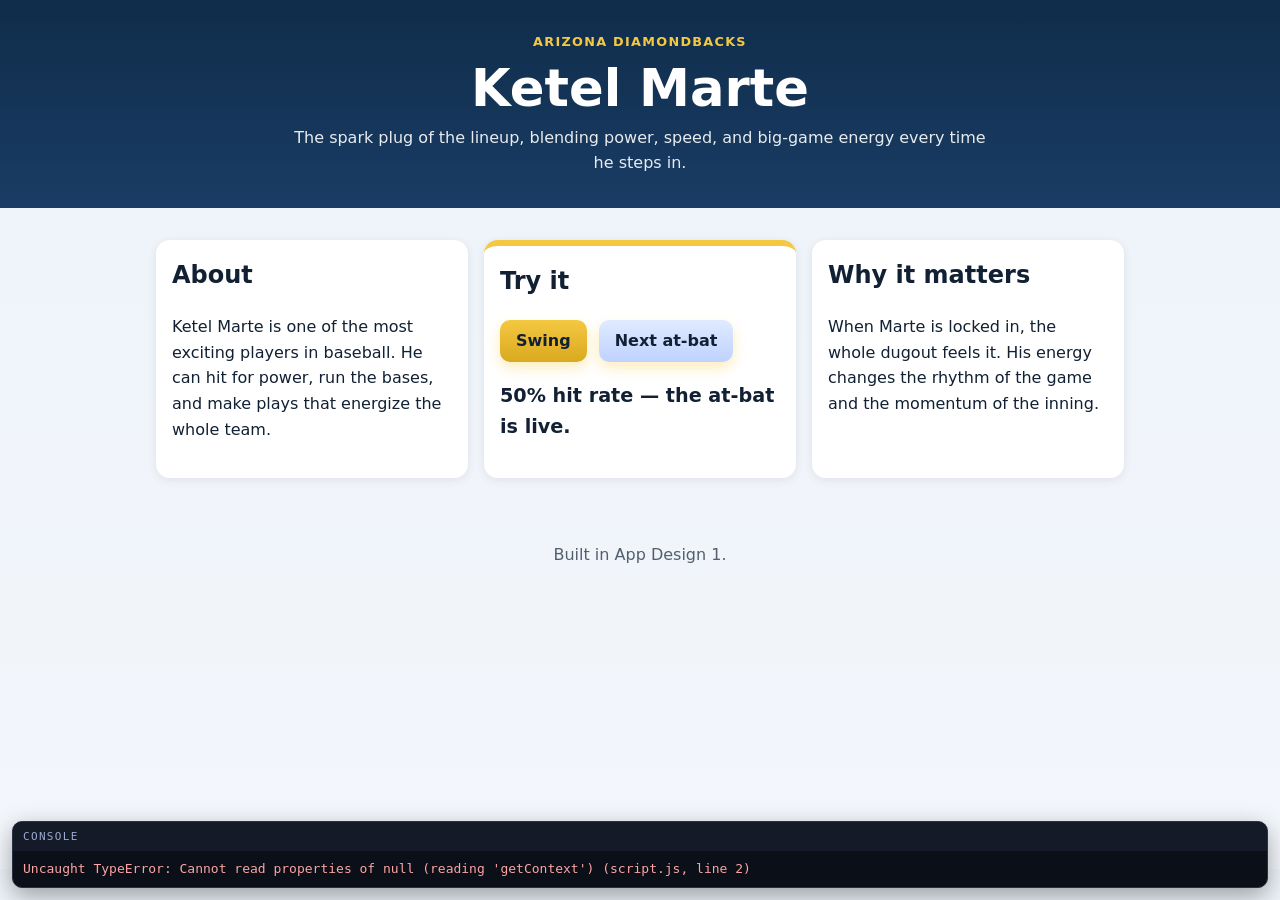
<file: week-08/my-site/index.html>
<!doctype html>
<html lang="en">

<head>
  <meta charset="utf-8">
  <meta name="viewport" content="width=device-width, initial-scale=1">
  <title>Ketel Marte | Baseball</title>
  <link rel="stylesheet" href="styles.css">
  <script src="console-panel.js" defer></script>
  <script src="script.js" defer></script>
</head>

<body>
  <header class="top">
    <p class="kicker">Arizona Diamondbacks</p>
    <h1>Ketel Marte</h1>
    <p class="tagline">The spark plug of the lineup, blending power, speed, and big-game energy every time he steps in.
    </p>
  </header>

  <main class="cards">
    <section class="card">
      <h2>About</h2>
      <p>Ketel Marte is one of the most exciting players in baseball. He can hit for power, run the bases, and make
        plays that energize the whole team.</p>
    </section>

    <section class="card feature">
      <h2>Try it</h2>
      <div class="button-row">
        <button id="action" type="button">Swing</button>
        <button id="nextAtBat" type="button" class="secondary-btn">Next at-bat</button>
      </div>
      <p id="output">50% hit rate — the at-bat is live.</p>
    </section>

    <section class="card">
      <h2>Why it matters</h2>
      <p>When Marte is locked in, the whole dugout feels it. His energy changes the rhythm of the game and the momentum
        of the inning.</p>
    </section>
  </main>

  <footer class="bottom">
    <p>Built in App Design 1.</p>
  </footer>
</body>

</html>
</file>
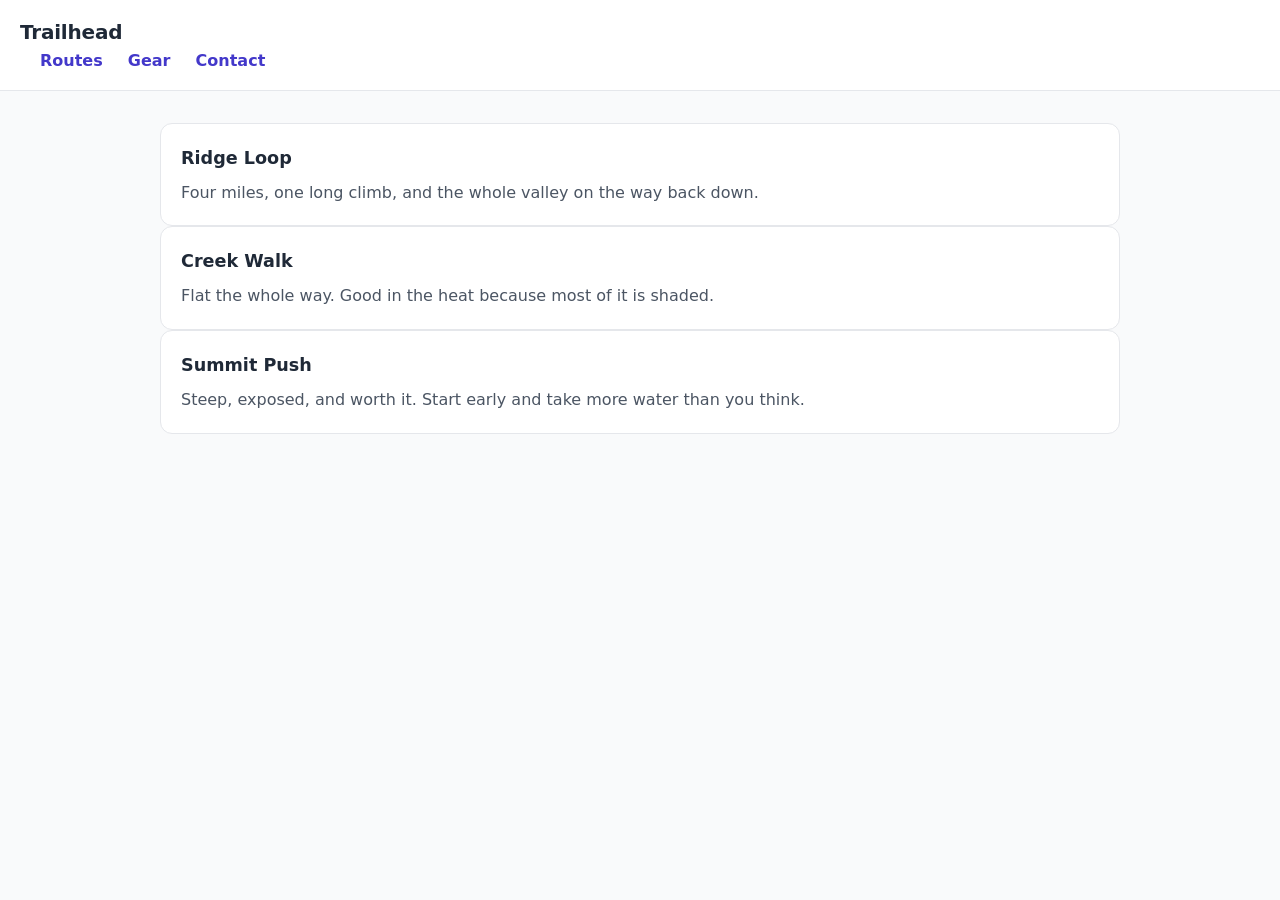
<file: day-24/starter.html>
<!doctype html>
<html lang="en">
<head>
  <meta charset="utf-8">
  <meta name="viewport" content="width=device-width,initial-scale=1">
  <title>Trailhead — starter</title>
  <link rel="stylesheet" href="styles.css">
</head>
<body>

  <!-- Do not change this HTML. Everything you need to do happens in styles.css. -->

  <header class="site-header">
    <div class="logo">Trailhead</div>
    <nav class="nav">
      <a href="#">Routes</a>
      <a href="#">Gear</a>
      <a href="#">Contact</a>
    </nav>
  </header>

  <main>
    <section class="cards">
      <article class="card">
        <h2>Ridge Loop</h2>
        <p>Four miles, one long climb, and the whole valley on the way back down.</p>
      </article>
      <article class="card">
        <h2>Creek Walk</h2>
        <p>Flat the whole way. Good in the heat because most of it is shaded.</p>
      </article>
      <article class="card">
        <h2>Summit Push</h2>
        <p>Steep, exposed, and worth it. Start early and take more water than you think.</p>
      </article>
    </section>
  </main>

</body>
</html>
</file>
<file: styles.css>
@import url('https://fonts.googleapis.com/css2?family=Barlow+Condensed:wght@500;600;700;800;900&family=DM+Mono:wght@400;500&display=swap');

:root {
  --ink: #172321;
  --paper: #f1ead9;
  --cream: #fff9e9;
  --red: #e34835;
  --red-dark: #aa332b;
  --green: #28755d;
  --yellow: #f4c84e;
  --line: rgba(23, 35, 33, .16);
  --mono: 'DM Mono', monospace;
  --display: 'Barlow Condensed', sans-serif;
}

* {
  box-sizing: border-box;
}

html {
  background: var(--paper);
}

body {
  min-width: 320px;
  margin: 0;
  color: var(--ink);
  background: radial-gradient(circle at 12% 8%, rgba(244, 200, 78, .34), transparent 23rem), var(--paper);
  font-family: var(--display);
}

button {
  color: inherit;
  font: inherit;
  cursor: pointer;
}

.grain {
  position: fixed;
  inset: 0;
  z-index: 10;
  opacity: .045;
  pointer-events: none;
  background-image: url("data:image/svg+xml,%3Csvg xmlns='http://www.w3.org/2000/svg' width='140' height='140'%3E%3Cfilter id='n'%3E%3CfeTurbulence type='fractalNoise' baseFrequency='.8' numOctaves='3'/%3E%3C/filter%3E%3Crect width='100%25' height='100%25' filter='url(%23n)'/%3E%3C/svg%3E");
}

.topbar,
.game-shell,
footer {
  width: min(1240px, calc(100% - 48px));
  margin: auto;
}

.topbar {
  display: flex;
  align-items: center;
  justify-content: space-between;
  min-height: 82px;
  border-bottom: 1px solid var(--line);
}

.brand {
  display: flex;
  align-items: center;
  gap: 10px;
  color: var(--ink);
  text-decoration: none;
  font: 700 13px/.82 var(--display);
  letter-spacing: .09em;
}

.brand b {
  color: var(--red);
  font-weight: 900;
}

.brand-mark {
  display: grid;
  place-items: center;
  width: 42px;
  height: 42px;
  color: var(--cream);
  background: var(--red);
  border: 2px solid var(--ink);
  border-radius: 50%;
  font-size: 12px;
  letter-spacing: -.06em;
  transform: rotate(-8deg);
}

.league-chip,
.overline,
.panel-heading,
footer {
  font: 10px var(--mono);
  letter-spacing: .09em;
}

.league-chip {
  display: flex;
  gap: 8px;
  align-items: center;
  color: var(--red-dark);
}

.live-dot {
  width: 7px;
  height: 7px;
  background: var(--red);
  border-radius: 50%;
  box-shadow: 0 0 0 4px rgba(227, 72, 53, .15);
  animation: blink 1.8s infinite;
}

.icon-button {
  width: 36px;
  height: 36px;
  background: transparent;
  border: 1px solid var(--line);
  border-radius: 50%;
  font-size: 19px;
}

.icon-button.muted {
  color: var(--red);
}

.game-shell {
  padding: 26px 0 38px;
  display: grid;
  grid-template-columns: minmax(0, 1.55fr) minmax(315px, .75fr);
  gap: 15px;
}

.scoreboard {
  grid-column: 1 / -1;
  display: grid;
  grid-template-columns: 1fr auto 1fr;
  align-items: center;
  min-height: 94px;
  padding: 13px 24px;
  background: var(--ink);
  color: var(--cream);
  border: 3px solid var(--ink);
  box-shadow: 5px 5px 0 var(--red);
}

.score-team {
  display: flex;
  align-items: center;
  gap: 13px;
  min-width: 0;
}

.score-team.home {
  justify-content: flex-end;
  text-align: right;
}

.score-team>b {
  margin: 0 10px;
  font: 800 50px/.8 var(--display);
  color: var(--yellow);
}

.score-team small {
  display: block;
  color: #aabdb4;
  font: 9px var(--mono);
  letter-spacing: .13em;
}

.score-team strong {
  font: 800 25px/.9 var(--display);
  letter-spacing: .04em;
}

.team-badge {
  display: grid;
  place-items: center;
  width: 42px;
  height: 42px;
  color: var(--ink);
  background: var(--yellow);
  border-radius: 8px;
  font: 900 13px var(--display);
  transform: skew(-8deg);
}

.team-badge.red {
  color: var(--cream);
  background: var(--red);
}

.game-state {
  display: grid;
  justify-items: center;
  gap: 7px;
  padding: 0 26px;
  border-right: 1px solid #3b4d46;
  border-left: 1px solid #3b4d46;
  color: #aabdb4;
  font: 11px var(--mono);
  white-space: nowrap;
}

.inning-label {
  color: var(--yellow);
  font: 800 17px var(--display);
}

.inning-label b {
  color: var(--cream);
}

.outs {
  display: flex;
  gap: 5px;
}

.outs i {
  width: 8px;
  height: 8px;
  border: 1px solid #83978c;
  border-radius: 50%;
}

.outs i.lit {
  background: var(--red);
  border-color: var(--red);
}

.stadium-panel {
  min-width: 0;
  background: var(--cream);
  border: 1px solid var(--line);
  box-shadow: 5px 5px 0 rgba(23, 35, 33, .11);
}

.stadium-head {
  display: flex;
  justify-content: space-between;
  align-items: start;
  padding: 24px 27px 16px;
}

.stadium-head h1 {
  margin: 5px 0 0;
  font: 900 clamp(34px, 5vw, 61px)/.78 var(--display);
  letter-spacing: -.025em;
}

.overline {
  color: var(--red-dark);
}

.weather {
  font: 700 14px var(--display);
}

.weather span {
  color: var(--yellow);
  font-size: 20px;
}

.weather small {
  display: block;
  margin-top: 5px;
  color: #6c7c72;
  font: 9px var(--mono);
}

.field-wrap {
  padding: 0 17px 15px;
}

.crowd {
  height: 27px;
  border-bottom: 3px solid var(--yellow);
  background: repeating-linear-gradient(90deg, var(--red-dark) 0 14px, #d05a42 14px 27px, #203e39 27px 42px);
  clip-path: polygon(0 65%, 3% 30%, 7% 54%, 11% 16%, 16% 47%, 21% 20%, 26% 57%, 33% 18%, 39% 55%, 45% 28%, 52% 63%, 58% 15%, 64% 48%, 70% 21%, 76% 53%, 82% 17%, 88% 49%, 94% 25%, 100% 60%, 100% 100%, 0 100%);
}

.field {
  position: relative;
  height: 328px;
  overflow: hidden;
  background: radial-gradient(ellipse at 50% 100%, #5fa571 0 12%, transparent 12.5%), repeating-linear-gradient(170deg, transparent 0 53px, rgba(255, 255, 255, .08) 54px 56px), #39805f;
}

.field::before,
.field::after {
  position: absolute;
  content: '';
  left: 50%;
  bottom: -220px;
  width: 500px;
  height: 500px;
  border: 2px solid rgba(255, 249, 233, .6);
  transform: translateX(-50%) rotate(45deg);
}

.field::after {
  bottom: -190px;
  width: 415px;
  height: 415px;
  border-color: rgba(23, 35, 33, .2);
}

.outfield-line {
  position: absolute;
  left: 50%;
  bottom: -195px;
  width: 510px;
  height: 480px;
  border: 1px solid rgba(255, 255, 255, .4);
  border-radius: 50% 50% 0 0;
  transform: translateX(-50%);
}

.infield {
  position: absolute;
  left: 50%;
  bottom: -106px;
  width: 245px;
  height: 245px;
  background: #bb7652;
  border: 2px solid rgba(255, 255, 255, .45);
  transform: translateX(-50%) rotate(45deg);
}

.pitcher-mound {
  position: absolute;
  left: 50%;
  bottom: 93px;
  width: 54px;
  height: 26px;
  background: #d99a70;
  border-radius: 50%;
  transform: translateX(-50%);
}

.pitcher {
  position: absolute;
  left: calc(50% - 17px);
  bottom: 103px;
  z-index: 2;
  width: 34px;
  height: 58px;
}

.pitcher-cap {
  position: absolute;
  top: 0;
  left: 7px;
  width: 21px;
  height: 17px;
  background: var(--ink);
  border-radius: 50% 50% 25% 25%;
}

.pitcher-cap::after {
  content: '';
  position: absolute;
  right: -8px;
  bottom: 0;
  width: 12px;
  height: 5px;
  background: var(--ink);
}

.pitcher-body {
  position: absolute;
  bottom: 0;
  left: 5px;
  width: 25px;
  height: 43px;
  background: var(--yellow);
  border: 2px solid var(--ink);
  border-radius: 45% 45% 5px 5px;
}

.pitcher-arm {
  position: absolute;
  top: 22px;
  right: -7px;
  width: 10px;
  height: 30px;
  background: var(--ink);
  border-radius: 8px;
  transform: rotate(18deg);
  transform-origin: top;
}

.pitcher.throwing .pitcher-arm {
  animation: pitcher-throw .55s ease-in-out both;
}

.home-plate {
  position: absolute;
  left: 50%;
  bottom: 14px;
  width: 25px;
  height: 21px;
  background: var(--cream);
  clip-path: polygon(0 0, 100% 0, 100% 65%, 50% 100%, 0 65%);
  transform: translateX(-50%);
}

.base {
  position: absolute;
  width: 17px;
  height: 17px;
  background: var(--cream);
  box-shadow: 0 0 0 2px rgba(23, 35, 33, .12);
  transform: rotate(45deg);
}

.base span {
  display: none;
}

.base.first {
  left: calc(50% + 80px);
  bottom: 93px;
}

.base.second {
  left: calc(50% - 8px);
  bottom: 174px;
}

.base.third {
  left: calc(50% - 97px);
  bottom: 93px;
}

.base.occupied {
  background: var(--yellow);
  box-shadow: 0 0 0 3px var(--red);
}

.batter {
  position: absolute;
  left: calc(50% - 65px);
  bottom: 9px;
  width: 42px;
  height: 82px;
}

.helmet {
  position: absolute;
  top: 0;
  left: 12px;
  width: 27px;
  height: 25px;
  background: var(--ink);
  border-radius: 55% 55% 35% 20%;
}

.helmet::after {
  content: '';
  position: absolute;
  right: -9px;
  bottom: 3px;
  width: 15px;
  height: 6px;
  background: var(--ink);
}

.body {
  position: absolute;
  bottom: 0;
  left: 6px;
  width: 32px;
  height: 55px;
  background: var(--red);
  border-radius: 45% 45% 9px 9px;
  transform: skew(-7deg);
}

.bat {
  position: absolute;
  top: -10px;
  right: 0;
  width: 7px;
  height: 76px;
  background: #f3cf7f;
  border-radius: 10px;
  transform: rotate(35deg);
  transform-origin: bottom;
}

.batter.swing-contact .bat {
  animation: bat-swing-contact .58s cubic-bezier(.2, .8, .25, 1) both;
}

.batter.swing-power .bat {
  animation: bat-swing-power .68s cubic-bezier(.2, .8, .25, 1) both;
}

.batter.swing-miss {
  animation: batter-stumble .52s ease both;
}

.batter.swing-miss .bat {
  animation: bat-swing-miss .58s cubic-bezier(.2, .8, .25, 1) both;
}

.runner-layer {
  position: absolute;
  inset: 0;
  z-index: 3;
  pointer-events: none;
}

.runner {
  position: absolute;
  left: calc(50% - 5px);
  bottom: 24px;
  width: 13px;
  height: 13px;
  background: var(--yellow);
  border: 2px solid var(--ink);
  border-radius: 50%;
  box-shadow: 0 5px 0 -2px var(--red);
}

.runner-single {
  animation: run-single 1.15s ease-in-out both;
}

.runner-double {
  animation: run-double 1.35s ease-in-out both;
}

.runner-home-run {
  animation: run-home-run 1.7s ease-in-out both;
}

.pitch-marker {
  position: absolute;
  top: 50%;
  left: 50%;
  width: 17px;
  height: 17px;
  opacity: 0;
  border: 3px solid var(--cream);
  border-radius: 50%;
  transform: translate(-50%, -50%) scale(1.8);
}

.pitch-marker.active {
  opacity: 1;
  animation: pitch 5s cubic-bezier(.2, .8, .3, 1) forwards;
}

.pitch-marker.hit {
  opacity: 1;
  background: var(--yellow);
  border-color: var(--red);
  animation: hit .4s forwards;
}

.field-callout {
  position: absolute;
  inset: 0;
  display: grid;
  place-items: center;
  color: rgba(255, 249, 233, .85);
  font: 900 43px var(--display);
  letter-spacing: .03em;
  text-shadow: 2px 3px rgba(23, 35, 33, .25);
  pointer-events: none;
}

.field-caption {
  display: flex;
  justify-content: space-between;
  padding: 11px 4px 0;
  color: #718275;
  font: 9px var(--mono);
}

.field-caption b {
  color: var(--red);
  letter-spacing: 2px;
}

.control-panel {
  display: flex;
  flex-direction: column;
  gap: 14px;
}

.batter-card,
.action-area,
.panel {
  background: var(--cream);
  border: 1px solid var(--line);
}

.batter-card {
  display: grid;
  grid-template-columns: 68px 1fr auto;
  align-items: center;
  gap: 13px;
  min-height: 110px;
  padding: 15px;
}

.player-avatar {
  display: grid;
  place-items: center;
  width: 68px;
  height: 68px;
  color: var(--cream);
  background: var(--green);
  border: 3px solid var(--ink);
  border-radius: 50%;
  font: 800 22px var(--display);
  box-shadow: 4px 4px 0 var(--yellow);
}

.batter-copy h2 {
  margin: 4px 0 3px;
  font: 800 25px/.88 var(--display);
}

.batter-copy p {
  margin: 0;
  color: #718275;
  font: 9px var(--mono);
}

.batter-copy p span {
  color: var(--red);
}

.batter-number {
  color: var(--red);
  font: 900 44px/.8 var(--display);
}

.action-area {
  flex: 1;
  padding: 18px;
  background: var(--ink);
  color: var(--cream);
}

.pitch-readout {
  min-height: 70px;
  padding-bottom: 16px;
  border-bottom: 1px solid #3b4d46;
}

.pitch-readout .overline {
  color: var(--yellow);
}

.pitch-readout strong {
  display: block;
  margin-top: 4px;
  font: 700 23px var(--display);
}

.pitch-readout small {
  color: #9eb0a4;
  font: 9px var(--mono);
}

.actions {
  display: grid;
  gap: 8px;
  padding-top: 15px;
}

.action-button {
  display: flex;
  align-items: center;
  gap: 10px;
  padding: 12px 13px;
  border: 1px solid #50675d;
  background: transparent;
  color: var(--cream);
  font: 700 14px var(--display);
  letter-spacing: .04em;
  text-align: left;
  transition: transform .15s, background .15s, color .15s;
}

.action-button span {
  color: var(--yellow);
  font: 9px var(--mono);
}

.action-button b {
  margin-left: auto;
  color: #93a99a;
  font: 9px var(--mono);
}

.action-button:hover:not(:disabled) {
  background: #2d5647;
  transform: translateX(3px);
}

.action-button.primary {
  border-color: var(--yellow);
  color: var(--yellow);
}

.action-button.primary b {
  color: var(--yellow);
}

.action-button:disabled {
  cursor: not-allowed;
  opacity: .4;
}

.reset-button {
  align-self: end;
  padding: 0;
  color: var(--red-dark);
  background: transparent;
  border: 0;
  font: 10px var(--mono);
}

.bottom-grid {
  grid-column: 1 / -1;
  display: grid;
  grid-template-columns: 1.2fr 1.4fr .7fr;
  gap: 15px;
}

.panel {
  min-width: 0;
  padding: 17px 19px;
}

.panel-heading {
  display: flex;
  justify-content: space-between;
  padding-bottom: 12px;
  color: #718275;
  border-bottom: 1px solid var(--line);
}

.play-log ol {
  display: grid;
  gap: 7px;
  margin: 12px 0 0;
  padding: 0;
  list-style: none;
  color: #718275;
  font: 10px/1.35 var(--mono);
}

.play-log li {
  padding-left: 16px;
  position: relative;
}

.play-log li::before {
  content: '—';
  position: absolute;
  left: 0;
  color: var(--red);
}

.play-log li.active {
  color: var(--ink);
}

.roster-list {
  display: grid;
  grid-template-columns: repeat(3, 1fr);
  gap: 6px;
  padding-top: 10px;
}

.roster-player {
  min-width: 0;
  display: grid;
  grid-template-columns: 20px 1fr;
  padding: 6px 7px;
  color: #718275;
  background: transparent;
  border: 1px solid transparent;
  text-align: left;
}

.roster-player span {
  grid-row: span 2;
  color: var(--red);
  font: 9px var(--mono);
}

.roster-player b {
  overflow: hidden;
  color: var(--ink);
  font: 700 13px var(--display);
  text-overflow: ellipsis;
  white-space: nowrap;
}

.roster-player small {
  font: 8px var(--mono);
}

.roster-player.selected {
  background: #f5d987;
  border-color: var(--yellow);
}

.tip-panel {
  background: var(--red);
  color: var(--cream);
  border-color: var(--red);
}

.tip-number {
  font: 9px var(--mono);
  color: #ffd2a2;
}

.tip-panel h3 {
  margin: 18px 0 10px;
  font: 800 32px/.84 var(--display);
}

.tip-panel em {
  color: var(--yellow);
  font-style: normal;
}

.tip-panel p {
  max-width: 170px;
  margin: 0;
  color: #ffd9bc;
  font: 10px/1.4 var(--mono);
}

.data-panel {
  grid-column: 1 / -1;
  min-width: 0;
  padding: 21px 22px 8px;
  background: var(--cream);
  border: 1px solid var(--line);
  box-shadow: 5px 5px 0 rgba(23, 35, 33, .11);
}

.data-heading {
  display: flex;
  align-items: end;
  justify-content: space-between;
  gap: 16px;
  padding-bottom: 15px;
  border-bottom: 1px solid var(--line);
}

.data-heading h2 {
  margin: 5px 0 0;
  font: 900 34px/.85 var(--display);
}

.data-note {
  color: #718275;
  font: 9px var(--mono);
  letter-spacing: .08em;
}

.table-scroll {
  overflow-x: auto;
}

.stats-table {
  width: 100%;
  min-width: 650px;
  border-collapse: collapse;
  font: 11px var(--mono);
}

.stats-table th {
  padding: 12px 10px 9px;
  color: #718275;
  font: 9px var(--mono);
  letter-spacing: .08em;
  text-align: left;
}

.stats-table th:not(:first-child),
.stats-table td:not(:first-child) {
  text-align: right;
}

.stats-table th button {
  padding: 0;
  color: inherit;
  background: transparent;
  border: 0;
  font: inherit;
  letter-spacing: inherit;
}

.stats-table th button:hover {
  color: var(--red-dark);
}

.stats-table th button span {
  color: var(--red);
  font-size: 12px;
}

.stats-table td {
  padding: 11px 10px;
  border-top: 1px solid rgba(23, 35, 33, .1);
}

.stats-table td:first-child {
  display: flex;
  align-items: center;
  gap: 11px;
  text-align: left;
}

.stats-table td strong {
  font: 700 15px var(--display);
}

.table-rank {
  color: var(--red);
  font-size: 9px;
}

.stats-table .highlight {
  color: var(--red-dark);
  font-weight: 500;
}

footer {
  display: flex;
  justify-content: space-between;
  padding: 0 0 24px;
  color: #718275;
  font-size: 8px;
}

footer b {
  color: var(--red);
  font-size: 12px;
}

@keyframes pitcher-throw {

  0%,
  100% {
    transform: rotate(18deg);
  }

  45% {
    transform: rotate(-115deg);
  }

  70% {
    transform: rotate(-70deg);
  }
}

@keyframes bat-swing-contact {
  0% {
    transform: rotate(35deg);
  }

  38% {
    transform: rotate(-52deg);
  }

  100% {
    transform: rotate(12deg);
  }
}

@keyframes bat-swing-power {
  0% {
    transform: rotate(35deg);
  }

  35% {
    transform: rotate(-68deg);
  }

  100% {
    transform: rotate(20deg);
  }
}

@keyframes bat-swing-miss {
  0% {
    transform: rotate(35deg);
  }

  52% {
    transform: rotate(-78deg);
  }

  100% {
    transform: rotate(52deg);
  }
}

@keyframes batter-stumble {
  45% {
    transform: translateX(-4px) rotate(-3deg);
  }

  100% {
    transform: translateX(0) rotate(0);
  }
}

@keyframes run-single {
  0% {
    left: calc(50% - 5px);
    bottom: 24px;
  }

  100% {
    left: calc(50% + 80px);
    bottom: 103px;
  }
}

@keyframes run-double {
  0% {
    left: calc(50% - 5px);
    bottom: 24px;
  }

  48% {
    left: calc(50% + 80px);
    bottom: 103px;
  }

  100% {
    left: calc(50% - 5px);
    bottom: 184px;
  }
}

@keyframes run-home-run {
  0% {
    left: calc(50% - 5px);
    bottom: 24px;
  }

  25% {
    left: calc(50% + 80px);
    bottom: 103px;
  }

  50% {
    left: calc(50% - 5px);
    bottom: 184px;
  }

  75% {
    left: calc(50% - 97px);
    bottom: 103px;
  }

  100% {
    left: calc(50% - 5px);
    bottom: 24px;
    opacity: 0;
  }
}

@keyframes pitch {
  from {
    transform: translate(-50%, -50%) scale(4);
    opacity: 0;
  }

  30% {
    opacity: 1;
  }

  to {
    transform: translate(-50%, -50%) scale(1);
  }
}

@keyframes hit {
  50% {
    transform: translate(-50%, -50%) scale(3);
  }

  100% {
    opacity: 0;
    transform: translate(-50%, -50%) scale(4);
  }
}

@keyframes blink {
  50% {
    opacity: .35;
  }
}

@media (max-width: 850px) {

  .topbar,
  .game-shell,
  footer {
    width: min(100% - 28px, 620px);
  }

  .game-shell {
    grid-template-columns: 1fr;
  }

  .stadium-panel,
  .control-panel {
    grid-column: 1;
  }

  .bottom-grid {
    grid-template-columns: 1fr 1fr;
  }

  .tip-panel {
    grid-column: 1 / -1;
  }

  .data-panel {
    padding: 18px 14px 6px;
  }

  .topbar {
    min-height: 70px;
  }

  .league-chip {
    margin-left: auto;
    margin-right: 14px;
    font-size: 8px;
  }

  .stadium-head {
    padding: 20px 18px 13px;
  }

  .field {
    height: 290px;
  }

  footer {
    gap: 10px;
    flex-wrap: wrap;
  }
}

@media (max-width: 500px) {
  .scoreboard {
    padding: 11px 8px;
  }

  .score-team {
    gap: 5px;
  }

  .score-team>b {
    margin: 0 3px;
    font-size: 38px;
  }

  .score-team strong {
    font-size: 19px;
  }

  .score-team small {
    font-size: 7px;
  }

  .team-badge {
    width: 31px;
    height: 31px;
    font-size: 10px;
  }

  .game-state {
    padding: 0 8px;
    font-size: 9px;
  }

  .stadium-head h1 {
    font-size: 43px;
  }

  .weather {
    font-size: 11px;
  }

  .weather small {
    font-size: 7px;
  }

  .field {
    height: 250px;
  }

  .field-caption {
    font-size: 7px;
  }

  .field-caption span:nth-child(2) {
    display: none;
  }

  .roster-list {
    grid-template-columns: repeat(2, 1fr);
  }

  .batter-card {
    grid-template-columns: 57px 1fr auto;
  }

  .player-avatar {
    width: 57px;
    height: 57px;
  }

  .batter-copy h2 {
    font-size: 22px;
  }

  .batter-number {
    font-size: 35px;
  }
}
</file>
<file: assignments/01-this-is-me/styles.css>
/* ═══════════════════════════════════════════════════════════════════════════
   styles.css — how the page LOOKS.
   This is the file you will spend the most time in.

   Everything below is grouped and labelled. You can change any value.
   If you break something badly, delete what you changed and save again.
   ═══════════════════════════════════════════════════════════════════════ */


/* ── THE THEMES ────────────────────────────────────────────────────────────
   Six colour schemes. The buttons at the top switch between them by changing
   data-theme on the <html> tag, and each block below fills in the same six
   names with different colours.

   TODO 11 — Pick your favourite theme, then change ITS colours to yours.
   Use https://coolors.co if you want help choosing.                        */

[data-theme="midnight"] {
  --bg:        #0f1420;   /* page background      */
  --surface:   #1a2131;   /* cards and boxes      */
  --text:      #e9edf5;   /* main writing         */
  --muted:     #94a2bd;   /* quieter writing      */
  --accent:    #4dd4ff;   /* buttons, highlights  */
  --accent-2:  #ffd166;   /* a second highlight   */
  --line:      #2a3348;   /* borders              */
}
[data-theme="paper"] {
  --bg: #f6f5f1; --surface: #ffffff; --text: #16181d; --muted: #5d6470;
  --accent: #2f6df6; --accent-2: #e0562f; --line: #dcd9d2;
}
[data-theme="sunset"] {
  --bg: #1b1020; --surface: #2a1730; --text: #ffeaf3; --muted: #c79bb4;
  --accent: #ff6b9d; --accent-2: #ffb86b; --line: #45264f;
}
[data-theme="forest"] {
  --bg: #0d1a14; --surface: #14261d; --text: #e6f4ea; --muted: #8fb5a0;
  --accent: #4ade80; --accent-2: #fbbf24; --line: #21382b;
}
[data-theme="candy"] {
  --bg: #fff5fb; --surface: #ffffff; --text: #2b1b2b; --muted: #7c6280;
  --accent: #d946ef; --accent-2: #22d3ee; --line: #f2dcec;
}
[data-theme="mono"] {
  --bg: #ffffff; --surface: #fafafa; --text: #111111; --muted: #666666;
  --accent: #111111; --accent-2: #666666; --line: #e2e2e2;
}


/* ── THE TYPEFACES ─────────────────────────────────────────────────────────
   The Type buttons swap data-font on <html>. These are system fonts, so they
   load instantly and work offline.                                          */

[data-font="sans"]  { --face: system-ui, -apple-system, "Segoe UI", Roboto, sans-serif; }
[data-font="serif"] { --face: Georgia, "Iowan Old Style", "Times New Roman", serif; }
[data-font="mono"]  { --face: ui-monospace, "Cascadia Code", Consolas, monospace; }


/* ── THE BASICS ────────────────────────────────────────────────────────────
   TODO 12 — Try changing --radius to 0 for sharp corners, or 24px for round. */

:root { --radius: 14px; --pad: 20px; --max: 860px; }

* { box-sizing: border-box; }

body {
  margin: 0;
  background: var(--bg);
  color: var(--text);
  font-family: var(--face);
  font-size: 17px;
  line-height: 1.65;
  /* transition makes the theme change fade instead of snap */
  transition: background .25s ease, color .25s ease;
}

main { max-width: var(--max); margin: 0 auto; padding: 0 var(--pad); }

section { padding: 48px 0; border-bottom: 1px solid var(--line); }
section:last-of-type { border-bottom: 0; }


/* ── HEADINGS AND TEXT ─────────────────────────────────────────────────────
   TODO 13 — Make the h1 bigger or smaller. clamp() means: never below the
   first number, never above the last, and it scales in between.             */

h1 { font-size: clamp(38px, 8vw, 68px); line-height: 1.05; margin: 8px 0 14px; }
h2 { font-size: clamp(22px, 4vw, 30px); margin: 0 0 6px; }
h3 { font-size: 18px; margin: 10px 0 6px; }

.eyebrow {
  font-size: 13px; letter-spacing: .14em; text-transform: uppercase;
  color: var(--accent); margin: 0;
}
.lede { font-size: 19px; color: var(--muted); max-width: 52ch; }
.section-note { color: var(--muted); font-size: 15px; margin: 0 0 18px; }


/* ── THE HERO ──────────────────────────────────────────────────────────── */

.hero { padding: 64px 0 48px; }
.hero-actions { display: flex; gap: 10px; flex-wrap: wrap; margin-top: 22px; }

.btn {
  display: inline-block; padding: 11px 20px; border-radius: 999px;
  text-decoration: none; font-size: 15px; font-weight: 600;
  transition: transform .15s ease;
}
.btn:hover { transform: translateY(-2px); }
.btn-solid { background: var(--accent); color: var(--bg); }
.btn-ghost { border: 1px solid var(--line); color: var(--text); }


/* ── THE CARDS ─────────────────────────────────────────────────────────────
   The Layout buttons change data-layout, and the three rules below decide
   how the cards arrange themselves.                                         */

.grid { display: grid; gap: 14px; }
[data-layout="stack"] .grid { grid-template-columns: 1fr; }
[data-layout="split"] .grid { grid-template-columns: repeat(auto-fit, minmax(240px, 1fr)); }
[data-layout="cards"] .grid { grid-template-columns: repeat(auto-fit, minmax(170px, 1fr)); }

.card {
  background: var(--surface); border: 1px solid var(--line);
  border-radius: var(--radius); padding: 18px;
  /* these two lines are the fade-in — app.js adds .is-in when you scroll */
  opacity: 0; transform: translateY(10px);
  transition: opacity .5s ease, transform .5s ease, border-color .2s;
}
.card.is-in { opacity: 1; transform: none; }
.card:hover { border-color: var(--accent); }
.card-icon { font-size: 26px; }
.card p { color: var(--muted); font-size: 15.5px; margin-bottom: 0; }


/* ── THE NOW LIST ──────────────────────────────────────────────────────── */

.nowlist { list-style: none; padding: 0; margin: 0;
  display: flex; flex-direction: column; gap: 2px; }
.nowlist li {
  display: flex; gap: 14px; align-items: baseline;
  padding: 11px 0; border-bottom: 1px dashed var(--line);
}
.now-k { color: var(--muted); font-size: 14px; min-width: 110px; }
.now-v { font-weight: 600; }


/* ── THE PICKERS ───────────────────────────────────────────────────────── */

.picker { display: flex; align-items: center; gap: 10px; flex-wrap: wrap;
  padding: 12px 0; }
.picker-q { min-width: 200px; color: var(--muted); }
.picker button {
  font: inherit; font-size: 15px; padding: 8px 16px; cursor: pointer;
  background: var(--surface); color: var(--text);
  border: 1px solid var(--line); border-radius: 999px;
  transition: border-color .15s, background .15s;
}
.picker button:hover { border-color: var(--accent); }
.picker button.is-picked { background: var(--accent); color: var(--bg);
  border-color: var(--accent); }


/* ── THE QUOTE ─────────────────────────────────────────────────────────── */

blockquote {
  margin: 0; padding: 20px 24px; background: var(--surface);
  border-left: 4px solid var(--accent-2); border-radius: 0 var(--radius) var(--radius) 0;
}
blockquote p { font-size: 21px; margin: 0 0 8px; }
cite { color: var(--muted); font-style: normal; font-size: 15px; }


/* ── THE CONTROL BAR ───────────────────────────────────────────────────────
   You can restyle this, but do not delete it — the buttons are how the
   page changes.                                                             */

.controls {
  position: sticky; top: 0; z-index: 10;
  display: flex; gap: 22px; align-items: center; flex-wrap: wrap;
  padding: 12px var(--pad);
  background: var(--surface); border-bottom: 1px solid var(--line);
}
.controls-label { font-size: 12px; letter-spacing: .14em; text-transform: uppercase;
  color: var(--muted); }
.control { display: flex; align-items: center; gap: 8px; }
.control-name { font-size: 12px; color: var(--muted); }

.swatches { display: flex; gap: 6px; }
.sw { width: 22px; height: 22px; border-radius: 6px; cursor: pointer;
  border: 2px solid transparent; }
.sw.is-on { border-color: var(--text); }
.sw-midnight { background: #0f1420; } .sw-paper { background: #f6f5f1; }
.sw-sunset   { background: #ff6b9d; } .sw-forest { background: #4ade80; }
.sw-candy    { background: #d946ef; } .sw-mono   { background: #ffffff;
  box-shadow: inset 0 0 0 1px #ccc; }

.pills { display: flex; gap: 5px; }
.pills button {
  font: inherit; font-size: 13px; padding: 5px 12px; cursor: pointer;
  background: transparent; color: var(--muted);
  border: 1px solid var(--line); border-radius: 999px;
}
.pills button.is-on { background: var(--accent); color: var(--bg);
  border-color: var(--accent); }


/* ── THE FOOTER ────────────────────────────────────────────────────────── */

footer { max-width: var(--max); margin: 0 auto; padding: 32px var(--pad) 56px;
  color: var(--muted); font-size: 14px; }


/* ── PHONES ────────────────────────────────────────────────────────────────
   Anything inside this block only applies on screens under 600px wide.
   TODO 14 — Open your page on your phone and see if anything looks wrong.  */

@media (max-width: 600px) {
  body { font-size: 16px; }
  section { padding: 34px 0; }
  .hero { padding: 40px 0 30px; }
  .now-k { min-width: 90px; }
  .controls { gap: 14px; }
}


/* ── ACCESSIBILITY ─────────────────────────────────────────────────────────
   Some people set their device to reduce motion. This turns the animations
   off for them. Leave it in.                                               */

/* Printing: no animation runs, so force everything visible. A printed page with
   three empty boxes is the worst possible version of this assignment. */
@media print {
  .card { opacity: 1 !important; transform: none !important; }
  .controls { display: none; }
  body { background: #fff; color: #000; }
}

@media (prefers-reduced-motion: reduce) {
  * { transition: none !important; animation: none !important; }
  .card { opacity: 1; transform: none; }
}
</file>
<file: week-08/my-site/styles.css>
:root {
  --main: #0f2d4a;
  --accent: #f5c842;
  --accent-dark: #d9a91f;
  --text: #112033;
  --paper: #f3f6fb;
  --space-s: 8px;
  --space-m: 16px;
  --space-l: 32px;
}

* {
  box-sizing: border-box;
}

body {
  margin: 0;
  font-family: system-ui, -apple-system, "Segoe UI", sans-serif;
  line-height: 1.6;
  color: var(--text);
  background: linear-gradient(180deg, #edf3fa, var(--paper));
}

.top {
  background: linear-gradient(180deg, var(--main), #1a3c65);
  color: white;
  padding: var(--space-l) var(--space-m);
  text-align: center;
}

.kicker {
  margin: 0;
  color: var(--accent);
  font-weight: 700;
  letter-spacing: 0.1em;
  text-transform: uppercase;
  font-size: 0.8rem;
}

.top h1 {
  margin: var(--space-s) 0;
  font-size: clamp(2rem, 6vw, 3.2rem);
  line-height: 1.1;
}

.tagline {
  margin: 0;
  opacity: 0.9;
  max-width: 700px;
  margin-inline: auto;
}

.cards {
  display: flex;
  flex-wrap: wrap;
  gap: var(--space-m);
  padding: var(--space-l) var(--space-m);
  max-width: 1000px;
  margin: 0 auto;
}

.card {
  flex: 1 1 260px;
  background: white;
  border-radius: 14px;
  padding: var(--space-m);
  box-shadow: 0 2px 10px rgba(0, 0, 0, 0.08);
}

.card h2 {
  margin-top: 0;
}

.feature {
  border-top: 6px solid var(--accent);
}

#action,
.secondary-btn {
  font: inherit;
  font-weight: 700;
  color: var(--text);
  background: linear-gradient(180deg, var(--accent), var(--accent-dark));
  border: 0;
  border-radius: 10px;
  padding: var(--space-s) var(--space-m);
  cursor: pointer;
  transition: transform 0.15s ease, box-shadow 0.15s ease;
  box-shadow: 0 6px 14px rgba(245, 200, 66, 0.35);
}

#action:hover,
.secondary-btn:hover {
  transform: translateY(-2px);
}

#action:focus,
.secondary-btn:focus {
  outline: 3px solid rgba(17, 32, 51, 0.25);
  outline-offset: 3px;
}

.secondary-btn {
  background: linear-gradient(180deg, #e0ebff, #bfd2ff);
}

.button-row {
  display: flex;
  gap: 12px;
  flex-wrap: wrap;
  margin-bottom: 12px;
}

#output {
  font-size: 1.2rem;
  font-weight: 700;
  min-height: 28px;
}

.bottom {
  text-align: center;
  padding: var(--space-m);
  opacity: 0.7;
}
</file>
<file: day-24/styles.css>
/* ============================================================
   Trailhead — styles.css
   Everything you write today goes in this file.
   The base styling is already done. You are doing the LAYOUT.
   ============================================================ */

body{
  margin: 0;
  font-family: system-ui, -apple-system, "Segoe UI", sans-serif;
  color: #1f2937;
  background: #f9fafb;
  line-height: 1.6;
}

main{ max-width: 60rem; margin: 0 auto; padding: 2rem 1.25rem; }


/* ------------------------------------------------------------
   1. THE HEADER ROW
   Right now the logo and the nav are stacked on top of each other,
   because a div and a nav are both block elements.

   Make them sit on ONE row, with the logo hard left, the nav hard
   right, and both lined up through the middle.

   Ask yourself in this order:
     - which element is the CONTAINER? that is what gets display:flex
     - which axis is the main axis right now?
     - which property spaces things ALONG that axis?
     - which property lines things up ACROSS it?
   ------------------------------------------------------------ */

.site-header{
  background: #ffffff;
  border-bottom: 1px solid #e5e7eb;
  padding: 1rem 1.25rem;

  /* YOUR CODE HERE */

}

.logo{ font-weight: 800; font-size: 1.25rem; letter-spacing: -0.01em; }

.nav a{
  color: #4338ca;
  text-decoration: none;
  font-weight: 600;
  margin-left: 1.25rem;
}


/* ------------------------------------------------------------
   2. THE CARD ROW
   The three cards are stacked. Put them side by side, sharing the
   width evenly, with a real gap between them — not a margin.

   Two of these go on the CONTAINER and one goes on the CARDS.
   Work out which is which before you type anything.
   ------------------------------------------------------------ */

.cards{

  /* YOUR CODE HERE */

}

.card{
  background: #ffffff;
  border: 1px solid #e5e7eb;
  border-radius: 12px;
  padding: 1.25rem;

  /* YOUR CODE HERE — how does a card take an equal share? */

}

.card h2{ margin: 0 0 .5rem; font-size: 1.1rem; }
.card p{ margin: 0; color: #4b5563; }


/* ------------------------------------------------------------
   3. IF YOU FINISH EARLY
   Change .cards to flex-direction: column and look at what happens
   to the property you used to space them out. Then change it back.
   That one change is the whole lesson.
   ------------------------------------------------------------ */
</file>
